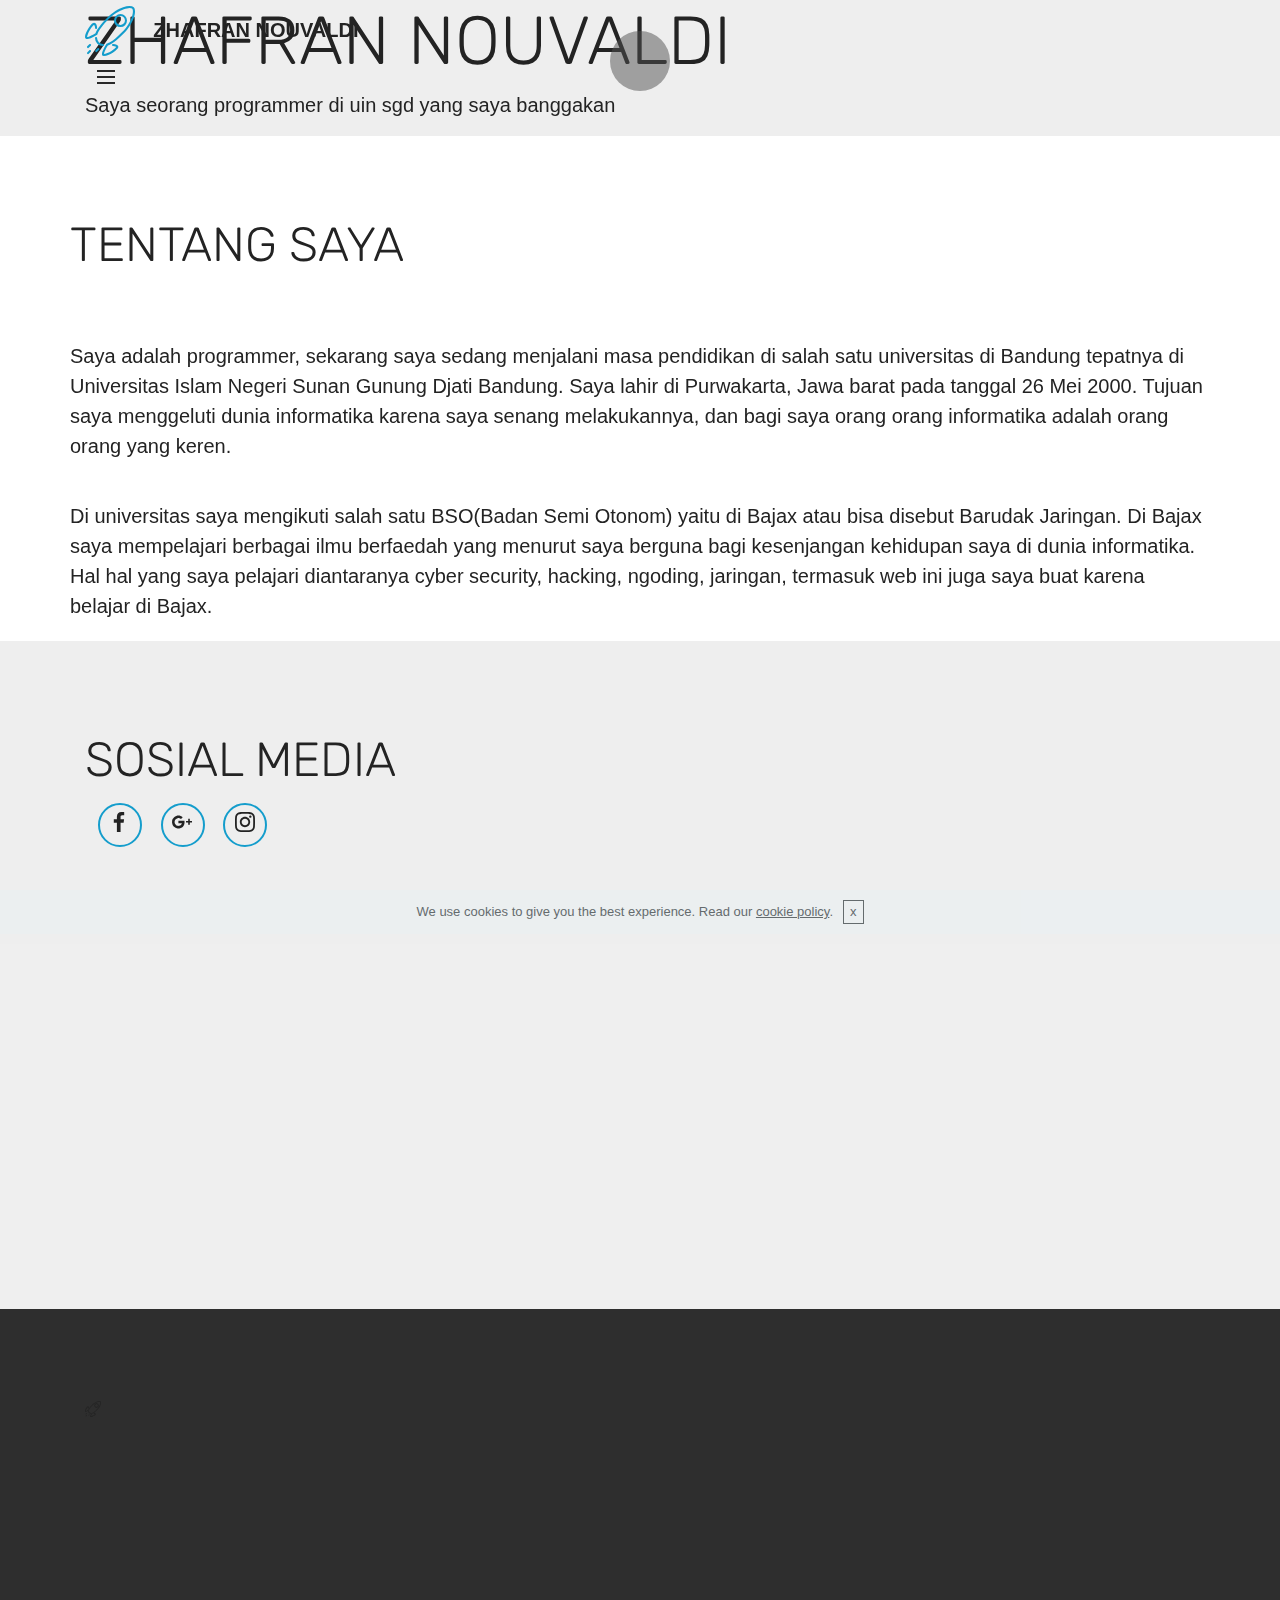
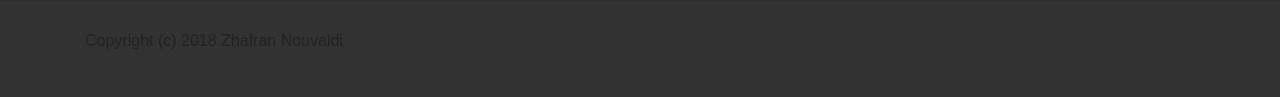
<file: index.html>
<!DOCTYPE html>
<html >
<head>
  <!-- Site made with Mobirise Website Builder v4.8.8, https://mobirise.com -->
  <meta charset="UTF-8">
  <meta http-equiv="X-UA-Compatible" content="IE=edge">
  <meta name="generator" content="Mobirise v4.8.8, mobirise.com">
  <meta name="viewport" content="width=device-width, initial-scale=1, minimum-scale=1">
  <link rel="shortcut icon" href="assets/images/mbr-favicon.png" type="image/x-icon">
  <meta name="description" content="">
  <title>Home</title>
  <link rel="stylesheet" href="assets/et-line-font-plugin/style.css">
  <link rel="stylesheet" href="https://fonts.googleapis.com/css?family=Montserrat:400,700">
  <link rel="stylesheet" href="https://fonts.googleapis.com/css?family=Raleway:100,100i,200,200i,300,300i,400,400i,500,500i,600,600i,700,700i,800,800i,900,900i">
  <link rel="stylesheet" href="assets/web/assets/mobirise-icons/mobirise-icons.css">
  <link rel="stylesheet" href="https://fonts.googleapis.com/css?family=Lora:400,700,400italic,700italic&subset=latin">
  <link rel="stylesheet" href="assets/tether/tether.min.css">
  <link rel="stylesheet" href="assets/soundcloud-plugin/style.css">
  <link rel="stylesheet" href="assets/bootstrap/css/bootstrap.min.css">
  <link rel="stylesheet" href="assets/gdpr-plugin/gdpr-styles.css">
  <link rel="stylesheet" href="assets/dropdown/css/style.css">
  <link rel="stylesheet" href="assets/animate.css/animate.min.css">
  <link rel="stylesheet" href="assets/socicon/css/styles.css">
  <link rel="stylesheet" href="assets/theme/css/style.css">
  <link rel="stylesheet" href="assets/mobirise/css/mbr-additional.css" type="text/css">
  
  
  
</head>
<body>
  <section id="menu-0" data-rv-view="28">

    <nav class="navbar navbar-dropdown transparent navbar-fixed-top bg-color">
        <div class="container">

            <div class="mbr-table">
                <div class="mbr-table-cell">

                    <div class="navbar-brand">
                        <a href="https://mobirise.com" class="mbri-rocket mbr-iconfont mbr-iconfont-menu navbar-logo"></a>
                        <a class="navbar-caption" href="#top">ZHAFRAN NOUVALDI</a>
                    </div>

                </div>
                <div class="mbr-table-cell">

                    <button class="navbar-toggler pull-xs-right hidden-md-up" type="button" data-toggle="collapse" data-target="#exCollapsingNavbar">
                        <div class="hamburger-icon"></div>
                    </button>

                    <ul class="nav-dropdown collapse pull-xs-right nav navbar-nav navbar-toggleable-sm" id="exCollapsingNavbar"><li class="nav-item"><a class="nav-link link" href="index.html#header3-2">TENTANG SAYA</a></li><li class="nav-item"><a class="nav-link link" href="index.html#social-buttons2-a">SOSIAL MEDIA</a></li><li class="nav-item"><a class="nav-link link" href="index.html#header3-e">SKILLS</a></li><li class="nav-item"><a class="nav-link link" href="https://mobirise.com/"></a></li></ul>
                    <button hidden="" class="navbar-toggler navbar-close" type="button" data-toggle="collapse" data-target="#exCollapsingNavbar">
                        <div class="close-icon"></div>
                    </button>

                </div>
            </div>

        </div>
    </nav>

</section>

<section class="engine"><a href="https://mobirise.info/s">bootstrap themes</a></section><section class="mbr-section mbr-section-hero mbr-section-full mbr-section-with-arrow mbr-parallax-background mbr-after-navbar" id="header1-1" data-rv-view="30" style="background-image: url(assets/images/img-131-2000x1333.jpg);">

    

    <div class="mbr-table-cell">

        <div class="container">
            <div class="row">
                <div class="mbr-section col-md-10 col-md-offset-1 text-xs-center">

                    <h1 class="mbr-section-title display-1">ZHAFRAN NOUVALDI</h1>
                    <p class="mbr-section-lead lead">Saya seorang programmer di uin sgd yang saya banggakan</p>
                    
                </div>
            </div>
        </div>
    </div>

    <div class="mbr-arrow mbr-arrow-floating" aria-hidden="true"><a href="#header3-2"><i class="mbr-arrow-icon"></i></a></div>

</section>

<section class="mbr-section mbr-section__container article" id="header3-2" data-rv-view="33" style="background-color: rgb(255, 255, 255); padding-top: 80px; padding-bottom: 40px;">
    <div class="container">
        <div class="row">
            <div class="col-xs-12">
                <h3 class="mbr-section-title display-2">TENTANG SAYA</h3>
                
            </div>
        </div>
    </div>
</section>

<section class="mbr-section article mbr-section__container" id="content1-3" data-rv-view="35" style="background-color: rgb(255, 255, 255); padding-top: 20px; padding-bottom: 20px;">

    <div class="container">
        <div class="row">
            <div class="col-xs-12 lead">Saya adalah programmer, sekarang saya sedang menjalani masa pendidikan di salah satu universitas di Bandung tepatnya di Universitas Islam Negeri Sunan Gunung Djati Bandung. Saya lahir di Purwakarta, Jawa barat pada tanggal 26 Mei 2000. Tujuan saya menggeluti dunia informatika karena saya senang melakukannya, dan bagi saya orang orang informatika adalah orang orang yang keren.</div>
        </div>
    </div>

</section>

<section class="mbr-section article mbr-section__container" id="content1-4" data-rv-view="37" style="background-color: rgb(255, 255, 255); padding-top: 20px; padding-bottom: 20px;">

    <div class="container">
        <div class="row">
            <div class="col-xs-12 lead"><p>Di universitas saya mengikuti salah satu BSO(Badan Semi Otonom) yaitu di Bajax atau bisa disebut Barudak Jaringan. Di Bajax saya mempelajari berbagai ilmu berfaedah yang menurut saya berguna bagi kesenjangan kehidupan saya di dunia informatika. Hal hal yang saya pelajari diantaranya cyber security, hacking, ngoding, jaringan, termasuk web ini juga saya buat karena belajar di Bajax.</p></div>
        </div>
    </div>

</section>

<section class="mbr-section mbr-section-md-padding mbr-parallax-background" id="social-buttons2-a" data-rv-view="39" style="background-image: url(assets/images/landscape3.jpg); padding-top: 90px; padding-bottom: 90px;">
    
    <div class="container">
        <div class="row">
            <div class="col-md-8 col-md-offset-2 text-xs-center">
                <h3 class="mbr-section-title display-2">SOSIAL MEDIA</h3>
                <div> <a class="btn btn-social" title="Facebook" target="_blank" href="https://www.facebook.com/zhafran.nouvaldi.1"><i class="socicon socicon-facebook"></i></a> <a class="btn btn-social" title="Google+" target="_blank" href="https://plus.google.com/u/1/114415545733103113643"><i class="socicon socicon-googleplus"></i></a>  <a class="btn btn-social" title="Instagram" target="_blank" href="https://instagram.com/zhafrannouvaldi"><i class="socicon socicon-instagram"></i></a>      </div>
            </div>
        </div>
    </div>
</section>

<section class="mbr-section mbr-section__container article" id="header3-e" data-rv-view="41" style="background-color: rgb(239, 239, 239); padding-top: 80px; padding-bottom: 0px;">
    <div class="container">
        <div class="row">
            <div class="col-xs-12">
                <h3 class="mbr-section-title display-2">SKILL</h3>
                
            </div>
        </div>
    </div>
</section>

<section class="mbr-cards mbr-section mbr-section-nopadding" id="features6-b" data-rv-view="43" style="background-color: rgb(239, 239, 239);">

    

    <div class="mbr-cards-row row">
        <div class="mbr-cards-col col-xs-12 col-lg-3" style="padding-top: 80px; padding-bottom: 80px;">
            <div class="container">
              <div class="card cart-block">
                  <div class="card-img"><a href="https://mobirise.com" class="mbri-code mbr-iconfont mbr-iconfont-features3"></a></div>
                  <div class="card-block">
                    <h4 class="card-title">C++</h4>
                    
                    
                    
                    </div>
                </div>
            </div>
        </div>
        <div class="mbr-cards-col col-xs-12 col-lg-3" style="padding-top: 80px; padding-bottom: 80px;">
            <div class="container">
                <div class="card cart-block">
                    <div class="card-img"><a href="https://mobirise.com" class="mbri-error mbr-iconfont mbr-iconfont-features3"></a></div>
                    <div class="card-block">
                        <h4 class="card-title">HTML</h4>
                        
                        
                        
                    </div>
                </div>
            </div>
        </div>
        <div class="mbr-cards-col col-xs-12 col-lg-3" style="padding-top: 80px; padding-bottom: 80px;">
            <div class="container">
                <div class="card cart-block">
                    <div class="card-img"><a href="https://mobirise.com" class="mbri-camera mbr-iconfont mbr-iconfont-features3"></a></div>
                    <div class="card-block">
                        <h4 class="card-title">PHOTOGRAPHER</h4>
                        
                        
                        
                    </div>
                </div>
            </div>
        </div>
        <div class="mbr-cards-col col-xs-12 col-lg-3" style="padding-top: 80px; padding-bottom: 80px;">
            <div class="container">
                <div class="card cart-block">
                    <div class="card-img"><a href="https://mobirise.com" class="mbri-rocket mbr-iconfont mbr-iconfont-features3"></a></div>
                    <div class="card-block">
                        <h4 class="card-title">GAMERS</h4>
                        
                        
                        
                    </div>
                </div>
            </div>
        </div>
        
        
    </div>
</section>

<section class="mbr-section mbr-section-md-padding mbr-footer footer1" id="contacts1-f" data-rv-view="46" style="background-color: rgb(46, 46, 46); padding-top: 90px; padding-bottom: 90px;">
    
    <div class="container">
        <div class="row">
            <div class="mbr-footer-content col-xs-12 col-md-3">
                <div><span class="mbri-rocket mbr-iconfont mbr-iconfont-contacts1"></span></div>
            </div>
            <div class="mbr-footer-content col-xs-12 col-md-3">
                <p><strong>Alamat</strong><br>Ds.Sukadami, rt/rw 008/003, Kec.Wanayasa, Kab.Purwakarta, Jawa Barat, Indonesia</p>
            </div>
            <div class="mbr-footer-content col-xs-12 col-md-3">
                <p><strong>Kontak</strong><br>
Email: zhafran858@gmail.com<br>
Phone: 0818-0536-8655<br><br></p>
            </div>
            <div class="mbr-footer-content col-xs-12 col-md-3">
                <p><strong>Links</strong><br>
<a class="text-primary" href="https://uinsgd.ac.id" target="_blank">UIN Bandung</a><br><a href="https://bajax.org" target="_blank">BAJAX</a><br></p>
            </div>

        </div>
    </div>
</section>

<footer class="mbr-small-footer mbr-section mbr-section-nopadding" id="footer1-g" data-rv-view="48" style="background-color: rgb(50, 50, 50); padding-top: 1.75rem; padding-bottom: 1.75rem;">
    
    <div class="container text-xs-center">
        <p>Copyright (c) 2018 Zhafran Nouvaldi</p>
    </div>
</footer>


  <script src="assets/web/assets/jquery/jquery.min.js"></script>
  <script src="assets/tether/tether.min.js"></script>
  <script src="assets/bootstrap/js/bootstrap.min.js"></script>
  <script src="assets/touch-swipe/jquery.touch-swipe.min.js"></script>
  <script src="assets/dropdown/js/script.min.js"></script>
  <script src="assets/smooth-scroll/smooth-scroll.js"></script>
  <script src="assets/viewport-checker/jquery.viewportchecker.js"></script>
  <script src="assets/jarallax/jarallax.js"></script>
  <script src="assets/cookies-alert-plugin/cookies-alert-core.js"></script>
  <script src="assets/cookies-alert-plugin/cookies-alert-script.js"></script>
  <script src="assets/theme/js/script.js"></script>
  
  
  <input name="animation" type="hidden">
  <input name="cookieData" type="hidden" data-cookie-text="We use cookies to give you the best experience. Read our <a href='privacy.html'>cookie policy</a>.">
  </body>
</html>
</file>
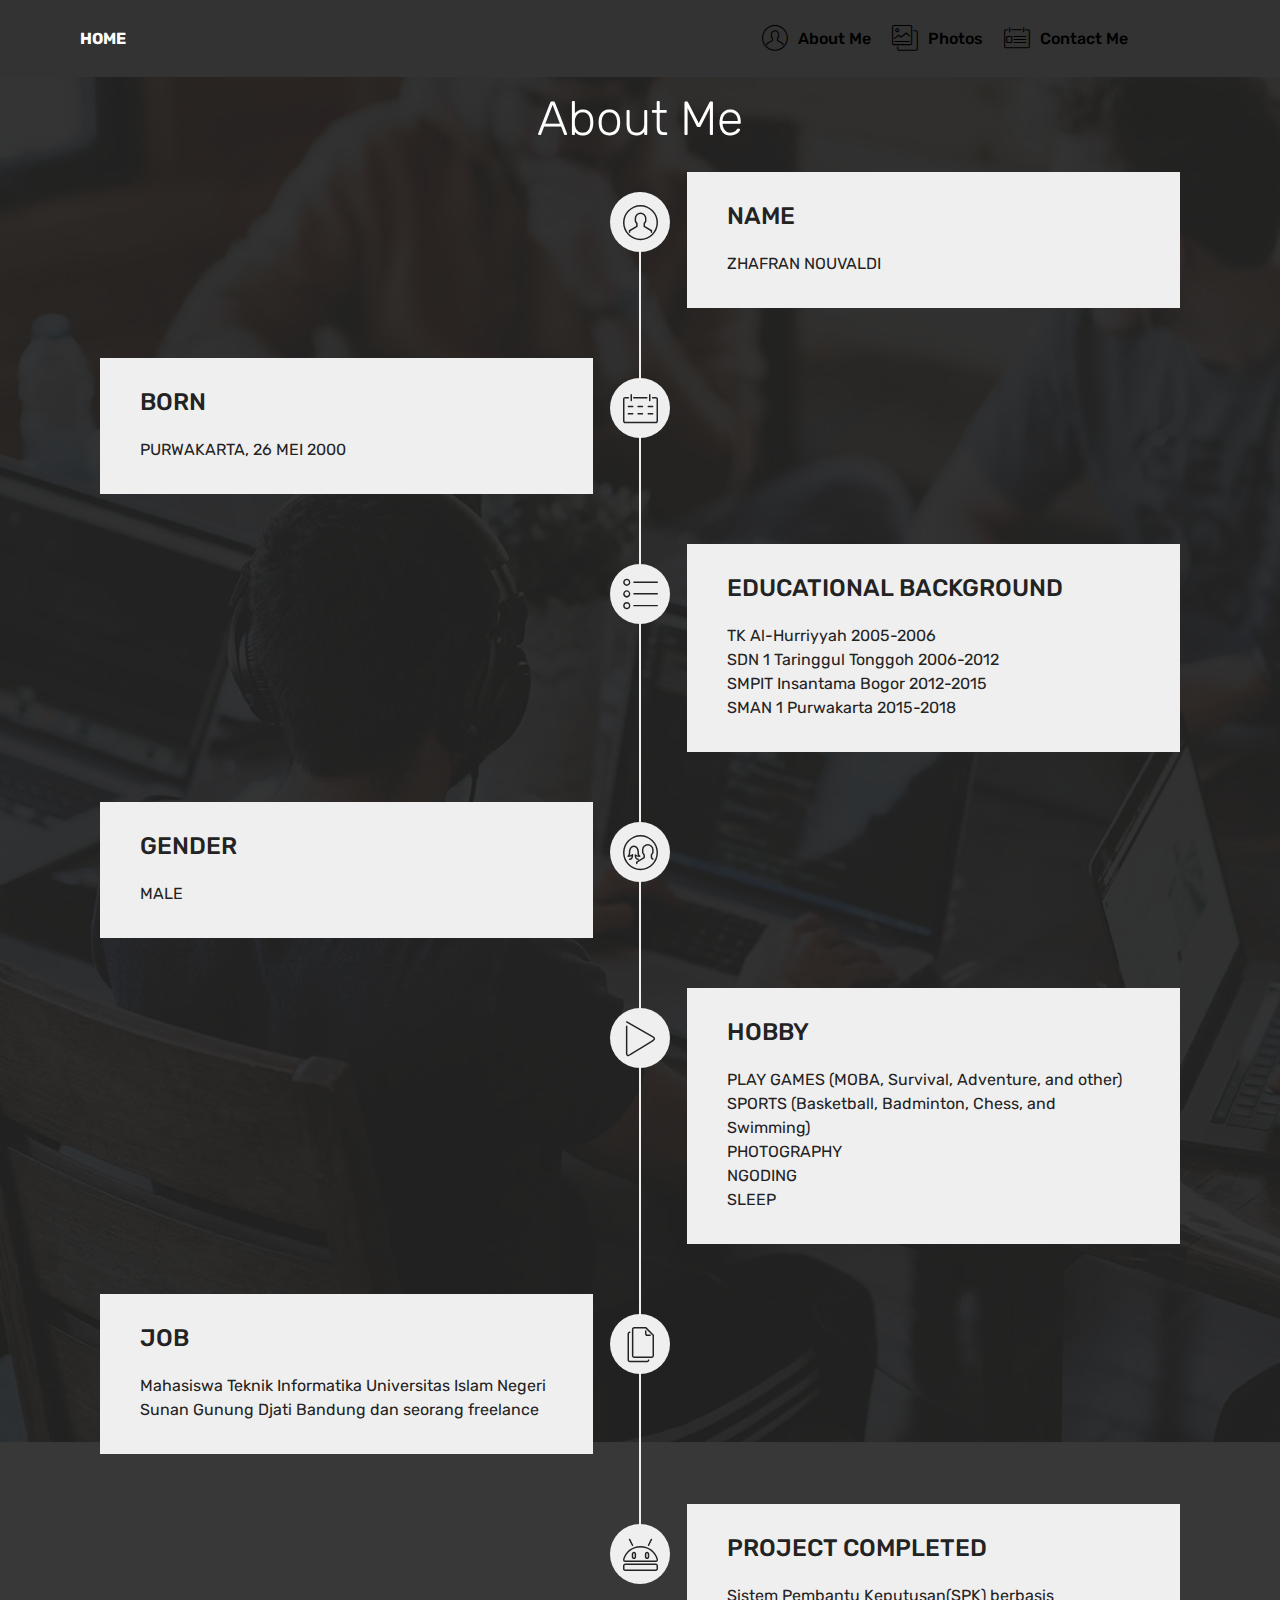
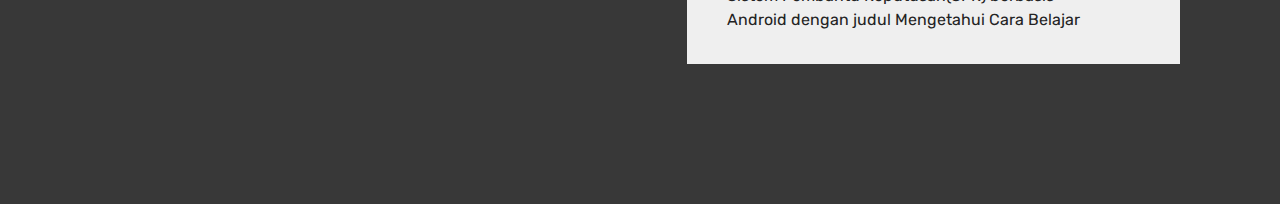
<file: page1.html>
<!DOCTYPE html>
<html >
<head>
  <!-- Site made with Mobirise Website Builder v4.9.4, https://mobirise.com -->
  <meta charset="UTF-8">
  <meta http-equiv="X-UA-Compatible" content="IE=edge">
  <meta name="generator" content="Mobirise v4.9.4, mobirise.com">
  <meta name="viewport" content="width=device-width, initial-scale=1, minimum-scale=1">
  <link rel="shortcut icon" href="assets/images/logo2.png" type="image/x-icon">
  <meta name="description" content="Website Maker Description">
  <title>About Us</title>
  <link rel="stylesheet" href="assets/web/assets/mobirise-icons/mobirise-icons.css">
  <link rel="stylesheet" href="assets/tether/tether.min.css">
  <link rel="stylesheet" href="assets/bootstrap/css/bootstrap.min.css">
  <link rel="stylesheet" href="assets/bootstrap/css/bootstrap-grid.min.css">
  <link rel="stylesheet" href="assets/bootstrap/css/bootstrap-reboot.min.css">
  <link rel="stylesheet" href="assets/soundcloud-plugin/style.css">
  <link rel="stylesheet" href="assets/dropdown/css/style.css">
  <link rel="stylesheet" href="assets/theme/css/style.css">
  <link rel="stylesheet" href="assets/mobirise/css/mbr-additional.css" type="text/css">
  
  
  
</head>
<body>
  <section class="menu cid-rnGJpmBKMW" once="menu" id="menu1-c">

    

    <nav class="navbar navbar-expand beta-menu navbar-dropdown align-items-center navbar-fixed-top navbar-toggleable-sm">
        <button class="navbar-toggler navbar-toggler-right" type="button" data-toggle="collapse" data-target="#navbarSupportedContent" aria-controls="navbarSupportedContent" aria-expanded="false" aria-label="Toggle navigation">
            <div class="hamburger">
                <span></span>
                <span></span>
                <span></span>
                <span></span>
            </div>
        </button>
        <div class="menu-logo">
            <div class="navbar-brand">
                
                <span class="navbar-caption-wrap"><a class="navbar-caption text-white display-4" href="index.html">HOME</a></span>
            </div>
        </div>
        <div class="collapse navbar-collapse" id="navbarSupportedContent">
            <ul class="navbar-nav nav-dropdown nav-right" data-app-modern-menu="true"><li class="nav-item">
                    <a class="nav-link link text-black display-4" href="page1.html"><span class="mbri-user mbr-iconfont mbr-iconfont-btn"></span>
                        
                        About Me</a>
                </li><li class="nav-item"><a class="nav-link link text-black display-4" href="page2.html"><span class="mbri-photos mbr-iconfont mbr-iconfont-btn"></span>
                        Photos</a></li><li class="nav-item"><a class="nav-link link text-black display-4" href="index.html#social-buttons2-e"><span class="mbri-contact-form mbr-iconfont mbr-iconfont-btn"></span>
                        Contact Me &nbsp; &nbsp;&nbsp;</a></li><li class="nav-item"><a class="nav-link link text-black display-4" href="https://mobirise.co">
                        </a></li><li class="nav-item"><a class="nav-link link text-black display-4" href="https://mobirise.co">
                        </a></li></ul>
            
        </div>
    </nav>
</section>

<section class="engine"><a href="https://mobirise.info/v">free html templates</a></section><section class="timeline2 cid-rnTFubZKCP mbr-parallax-background" id="timeline2-d">

    

    <div class="mbr-overlay" style="opacity: 0.9; background-color: rgb(35, 35, 35);">
    </div>

    <div class="container align-center">
        <h2 class="mbr-section-title pb-3 mbr-fonts-style display-2">
            About Me</h2>
        

        <div class="container timelines-container" mbri-timelines="">
            <div class="row timeline-element reverse separline">      
                <span class="iconsBackground">
                    <span class="mbr-iconfont mbri-user"></span>
                </span>          
                <div class="col-xs-12 col-md-6 align-left">
                    <div class="timeline-text-content">
                        <h4 class="mbr-timeline-title pb-3 mbr-fonts-style display-5">
                            NAME</h4>
                        <p class="mbr-timeline-text mbr-fonts-style display-7">
                            ZHAFRAN NOUVALDI</p>
                     </div>
                </div>
            </div>

            <div class="row timeline-element  separline">
                <span class="iconsBackground">
                    <span class="mbr-iconfont mbri-calendar"></span>
                </span>
                <div class="col-xs-12 col-md-6 align-left ">
                    <div class="timeline-text-content">
                        <h4 class="mbr-timeline-title pb-3 mbr-fonts-style display-5">
                            BORN</h4>
                        <p class="mbr-timeline-text mbr-fonts-style display-7">PURWAKARTA, 26 MEI 2000</p>
                    </div>
                </div>
            </div> 

            <div class="row timeline-element reverse separline">
                <span class="iconsBackground">
                    <span class="mbr-iconfont mbri-bulleted-list"></span>
                </span>
                <div class="col-xs-12 col-md-6 align-left">
                    <div class="timeline-text-content">
                        <h4 class="mbr-timeline-title pb-3 mbr-fonts-style display-5">
                            EDUCATIONAL BACKGROUND</h4>      
                        <p class="mbr-timeline-text mbr-fonts-style display-7">TK Al-Hurriyyah 2005-2006<br>SDN 1 Taringgul Tonggoh 2006-2012<br>SMPIT Insantama Bogor 2012-2015<br>SMAN 1 Purwakarta 2015-2018<br></p>
                    </div>
                </div>
            </div>

            <div class="row timeline-element  separline">
                <span class="iconsBackground">
                    <span class="mbr-iconfont mbri-users"></span>
                </span>
                <div class="col-xs-12 col-md-6 align-left ">
                    <div class="timeline-text-content">
                        <h4 class="mbr-timeline-title pb-3 mbr-fonts-style display-5">GENDER</h4>
                        <p class="mbr-timeline-text mbr-fonts-style display-7">MALE</p>
                    </div>
                </div>
            </div>

            <div class="row timeline-element reverse separline">
                <span class="iconsBackground">
                    <span class="mbr-iconfont mbri-play"></span>
                </span>
                <div class="col-xs-12 col-md-6 align-left">
                    <div class="timeline-text-content">
                        <h4 class="mbr-timeline-title pb-3 mbr-fonts-style display-5">
                            HOBBY</h4>
                        <p class="mbr-timeline-text mbr-fonts-style display-7">PLAY GAMES (MOBA, Survival, Adventure, and other)<br>SPORTS (Basketball, Badminton, Chess, and Swimming)<br>PHOTOGRAPHY<br>NGODING<br>SLEEP<br></p>
                    </div>
                </div>
            </div>

            <div class="row timeline-element separline">
                <span class="iconsBackground">
                    <span class="mbr-iconfont mbri-pages"></span>
                </span>
                <div class="col-xs-12 col-md-6 align-left ">
                    <div class="timeline-text-content">
                        <h4 class="mbr-timeline-title pb-3 mbr-fonts-style display-5">JOB</h4>
                        <p class="mbr-timeline-text mbr-fonts-style display-7">Mahasiswa Teknik Informatika Universitas Islam Negeri Sunan Gunung Djati Bandung dan seorang freelance<br></p>
                    </div>
                </div>
            </div>

            <div class="row timeline-element reverse">
                <span class="iconsBackground">
                    <span class="mbr-iconfont mbri-android"></span>
                </span>
                <div class="col-xs-12 col-md-6 align-left">
                    <div class="timeline-text-content">
                        <h4 class="mbr-timeline-title pb-3 mbr-fonts-style display-5">
                            PROJECT COMPLETED</h4>
                        <p class="mbr-timeline-text mbr-fonts-style display-7">
                            Sistem Pembantu Keputusan(SPK) berbasis Android&nbsp;dengan judul Mengetahui Cara Belajar</p>
                    </div>
                </div>
            </div>

            

            

            

            

            
        </div>
    </div>
</section>


  <script src="assets/web/assets/jquery/jquery.min.js"></script>
  <script src="assets/popper/popper.min.js"></script>
  <script src="assets/tether/tether.min.js"></script>
  <script src="assets/bootstrap/js/bootstrap.min.js"></script>
  <script src="assets/dropdown/js/script.min.js"></script>
  <script src="assets/touchswipe/jquery.touch-swipe.min.js"></script>
  <script src="assets/parallax/jarallax.min.js"></script>
  <script src="assets/smoothscroll/smooth-scroll.js"></script>
  <script src="assets/theme/js/script.js"></script>
  
  
</body>
</html>
</file>
<file: assets/et-line-font-plugin/style.css>
@font-face {
	font-family: 'et-line';
	src:url('fonts/et-line.eot');
	src:url('fonts/et-line.eot?#iefix') format('embedded-opentype'),
		url('fonts/et-line.woff') format('woff'),
		url('fonts/et-line.ttf') format('truetype'),
		url('fonts/et-line.svg#et-line') format('svg');
	font-weight: normal;
	font-style: normal;
}

/* Use the following CSS code if you want to use data attributes for inserting your icons */
.etl-icon, [data-icon]:before {
	font-family: 'et-line';
	content: attr(data-icon);
	speak: none;
	font-weight: normal;
	font-variant: normal;
	text-transform: none;
	line-height: 1;
	-webkit-font-smoothing: antialiased;
	-moz-osx-font-smoothing: grayscale;
	display:inline-block;
}

/* Use the following CSS code if you want to have a class per icon */
/*
Instead of a list of all class selectors,
you can use the generic selector below, but it's slower:
[class*="icon-"] {
*/
.icon-mobile, .icon-laptop, .icon-desktop, .icon-tablet, .icon-phone, .icon-document, .icon-documents, .icon-search, .icon-clipboard, .icon-newspaper, .icon-notebook, .icon-book-open, .icon-browser, .icon-calendar, .icon-presentation, .icon-picture, .icon-pictures, .icon-video, .icon-camera, .icon-printer, .icon-toolbox, .icon-briefcase, .icon-wallet, .icon-gift, .icon-bargraph, .icon-grid, .icon-expand, .icon-focus, .icon-edit, .icon-adjustments, .icon-ribbon, .icon-hourglass, .icon-lock, .icon-megaphone, .icon-shield, .icon-trophy, .icon-flag, .icon-map, .icon-puzzle, .icon-basket, .icon-envelope, .icon-streetsign, .icon-telescope, .icon-gears, .icon-key, .icon-paperclip, .icon-attachment, .icon-pricetags, .icon-lightbulb, .icon-layers, .icon-pencil, .icon-tools, .icon-tools-2, .icon-scissors, .icon-paintbrush, .icon-magnifying-glass, .icon-circle-compass, .icon-linegraph, .icon-mic, .icon-strategy, .icon-beaker, .icon-caution, .icon-recycle, .icon-anchor, .icon-profile-male, .icon-profile-female, .icon-bike, .icon-wine, .icon-hotairballoon, .icon-globe, .icon-genius, .icon-map-pin, .icon-dial, .icon-chat, .icon-heart, .icon-cloud, .icon-upload, .icon-download, .icon-target, .icon-hazardous, .icon-piechart, .icon-speedometer, .icon-global, .icon-compass, .icon-lifesaver, .icon-clock, .icon-aperture, .icon-quote, .icon-scope, .icon-alarmclock, .icon-refresh, .icon-happy, .icon-sad, .icon-facebook, .icon-twitter, .icon-googleplus, .icon-rss, .icon-tumblr, .icon-linkedin, .icon-dribbble {
	font-family: 'et-line';
	speak: none;
	font-style: normal;
	font-weight: normal;
	font-variant: normal;
	text-transform: none;
	line-height: 1;
	-webkit-font-smoothing: antialiased;
	-moz-osx-font-smoothing: grayscale;
	display:inline-block;
}
.icon-mobile:before {
	content: "\e000";
}
.icon-laptop:before {
	content: "\e001";
}
.icon-desktop:before {
	content: "\e002";
}
.icon-tablet:before {
	content: "\e003";
}
.icon-phone:before {
	content: "\e004";
}
.icon-document:before {
	content: "\e005";
}
.icon-documents:before {
	content: "\e006";
}
.icon-search:before {
	content: "\e007";
}
.icon-clipboard:before {
	content: "\e008";
}
.icon-newspaper:before {
	content: "\e009";
}
.icon-notebook:before {
	content: "\e00a";
}
.icon-book-open:before {
	content: "\e00b";
}
.icon-browser:before {
	content: "\e00c";
}
.icon-calendar:before {
	content: "\e00d";
}
.icon-presentation:before {
	content: "\e00e";
}
.icon-picture:before {
	content: "\e00f";
}
.icon-pictures:before {
	content: "\e010";
}
.icon-video:before {
	content: "\e011";
}
.icon-camera:before {
	content: "\e012";
}
.icon-printer:before {
	content: "\e013";
}
.icon-toolbox:before {
	content: "\e014";
}
.icon-briefcase:before {
	content: "\e015";
}
.icon-wallet:before {
	content: "\e016";
}
.icon-gift:before {
	content: "\e017";
}
.icon-bargraph:before {
	content: "\e018";
}
.icon-grid:before {
	content: "\e019";
}
.icon-expand:before {
	content: "\e01a";
}
.icon-focus:before {
	content: "\e01b";
}
.icon-edit:before {
	content: "\e01c";
}
.icon-adjustments:before {
	content: "\e01d";
}
.icon-ribbon:before {
	content: "\e01e";
}
.icon-hourglass:before {
	content: "\e01f";
}
.icon-lock:before {
	content: "\e020";
}
.icon-megaphone:before {
	content: "\e021";
}
.icon-shield:before {
	content: "\e022";
}
.icon-trophy:before {
	content: "\e023";
}
.icon-flag:before {
	content: "\e024";
}
.icon-map:before {
	content: "\e025";
}
.icon-puzzle:before {
	content: "\e026";
}
.icon-basket:before {
	content: "\e027";
}
.icon-envelope:before {
	content: "\e028";
}
.icon-streetsign:before {
	content: "\e029";
}
.icon-telescope:before {
	content: "\e02a";
}
.icon-gears:before {
	content: "\e02b";
}
.icon-key:before {
	content: "\e02c";
}
.icon-paperclip:before {
	content: "\e02d";
}
.icon-attachment:before {
	content: "\e02e";
}
.icon-pricetags:before {
	content: "\e02f";
}
.icon-lightbulb:before {
	content: "\e030";
}
.icon-layers:before {
	content: "\e031";
}
.icon-pencil:before {
	content: "\e032";
}
.icon-tools:before {
	content: "\e033";
}
.icon-tools-2:before {
	content: "\e034";
}
.icon-scissors:before {
	content: "\e035";
}
.icon-paintbrush:before {
	content: "\e036";
}
.icon-magnifying-glass:before {
	content: "\e037";
}
.icon-circle-compass:before {
	content: "\e038";
}
.icon-linegraph:before {
	content: "\e039";
}
.icon-mic:before {
	content: "\e03a";
}
.icon-strategy:before {
	content: "\e03b";
}
.icon-beaker:before {
	content: "\e03c";
}
.icon-caution:before {
	content: "\e03d";
}
.icon-recycle:before {
	content: "\e03e";
}
.icon-anchor:before {
	content: "\e03f";
}
.icon-profile-male:before {
	content: "\e040";
}
.icon-profile-female:before {
	content: "\e041";
}
.icon-bike:before {
	content: "\e042";
}
.icon-wine:before {
	content: "\e043";
}
.icon-hotairballoon:before {
	content: "\e044";
}
.icon-globe:before {
	content: "\e045";
}
.icon-genius:before {
	content: "\e046";
}
.icon-map-pin:before {
	content: "\e047";
}
.icon-dial:before {
	content: "\e048";
}
.icon-chat:before {
	content: "\e049";
}
.icon-heart:before {
	content: "\e04a";
}
.icon-cloud:before {
	content: "\e04b";
}
.icon-upload:before {
	content: "\e04c";
}
.icon-download:before {
	content: "\e04d";
}
.icon-target:before {
	content: "\e04e";
}
.icon-hazardous:before {
	content: "\e04f";
}
.icon-piechart:before {
	content: "\e050";
}
.icon-speedometer:before {
	content: "\e051";
}
.icon-global:before {
	content: "\e052";
}
.icon-compass:before {
	content: "\e053";
}
.icon-lifesaver:before {
	content: "\e054";
}
.icon-clock:before {
	content: "\e055";
}
.icon-aperture:before {
	content: "\e056";
}
.icon-quote:before {
	content: "\e057";
}
.icon-scope:before {
	content: "\e058";
}
.icon-alarmclock:before {
	content: "\e059";
}
.icon-refresh:before {
	content: "\e05a";
}
.icon-happy:before {
	content: "\e05b";
}
.icon-sad:before {
	content: "\e05c";
}
.icon-facebook:before {
	content: "\e05d";
}
.icon-twitter:before {
	content: "\e05e";
}
.icon-googleplus:before {
	content: "\e05f";
}
.icon-rss:before {
	content: "\e060";
}
.icon-tumblr:before {
	content: "\e061";
}
.icon-linkedin:before {
	content: "\e062";
}
.icon-dribbble:before {
	content: "\e063";
}
</file>
<file: assets/web/assets/mobirise-icons/mobirise-icons.css>
@font-face {
  font-family: 'MobiriseIcons';
  src:  url('mobirise-icons.eot?spat4u');
  src:  url('mobirise-icons.eot?spat4u#iefix') format('embedded-opentype'),
    url('mobirise-icons.ttf?spat4u') format('truetype'),
    url('mobirise-icons.woff?spat4u') format('woff'),
    url('mobirise-icons.svg?spat4u#MobiriseIcons') format('svg');
  font-weight: normal;
  font-style: normal;
}

[class^="mbri-"], [class*=" mbri-"] {
  /* use !important to prevent issues with browser extensions that change fonts */
  font-family: MobiriseIcons !important;
  speak: none;
  font-style: normal;
  font-weight: normal;
  font-variant: normal;
  text-transform: none;
  line-height: 1;

  /* Better Font Rendering =========== */
  -webkit-font-smoothing: antialiased;
  -moz-osx-font-smoothing: grayscale;
}

.mbri-add-submenu:before {
  content: "\e900";
}
.mbri-alert:before {
  content: "\e901";
}
.mbri-align-center:before {
  content: "\e902";
}
.mbri-align-justify:before {
  content: "\e903";
}
.mbri-align-left:before {
  content: "\e904";
}
.mbri-align-right:before {
  content: "\e905";
}
.mbri-android:before {
  content: "\e906";
}
.mbri-apple:before {
  content: "\e907";
}
.mbri-arrow-down:before {
  content: "\e908";
}
.mbri-arrow-next:before {
  content: "\e909";
}
.mbri-arrow-prev:before {
  content: "\e90a";
}
.mbri-arrow-up:before {
  content: "\e90b";
}
.mbri-bold:before {
  content: "\e90c";
}
.mbri-bookmark:before {
  content: "\e90d";
}
.mbri-bootstrap:before {
  content: "\e90e";
}
.mbri-briefcase:before {
  content: "\e90f";
}
.mbri-browse:before {
  content: "\e910";
}
.mbri-bulleted-list:before {
  content: "\e911";
}
.mbri-calendar:before {
  content: "\e912";
}
.mbri-camera:before {
  content: "\e913";
}
.mbri-cart-add:before {
  content: "\e914";
}
.mbri-cart-full:before {
  content: "\e915";
}
.mbri-cash:before {
  content: "\e916";
}
.mbri-change-style:before {
  content: "\e917";
}
.mbri-chat:before {
  content: "\e918";
}
.mbri-clock:before {
  content: "\e919";
}
.mbri-close:before {
  content: "\e91a";
}
.mbri-cloud:before {
  content: "\e91b";
}
.mbri-code:before {
  content: "\e91c";
}
.mbri-contact-form:before {
  content: "\e91d";
}
.mbri-credit-card:before {
  content: "\e91e";
}
.mbri-cursor-click:before {
  content: "\e91f";
}
.mbri-cust-feedback:before {
  content: "\e920";
}
.mbri-database:before {
  content: "\e921";
}
.mbri-delivery:before {
  content: "\e922";
}
.mbri-desktop:before {
  content: "\e923";
}
.mbri-devices:before {
  content: "\e924";
}
.mbri-down:before {
  content: "\e925";
}
.mbri-download:before {
  content: "\e989";
}
.mbri-drag-n-drop:before {
  content: "\e927";
}
.mbri-drag-n-drop2:before {
  content: "\e928";
}
.mbri-edit:before {
  content: "\e929";
}
.mbri-edit2:before {
  content: "\e92a";
}
.mbri-error:before {
  content: "\e92b";
}
.mbri-extension:before {
  content: "\e92c";
}
.mbri-features:before {
  content: "\e92d";
}
.mbri-file:before {
  content: "\e92e";
}
.mbri-flag:before {
  content: "\e92f";
}
.mbri-folder:before {
  content: "\e930";
}
.mbri-gift:before {
  content: "\e931";
}
.mbri-github:before {
  content: "\e932";
}
.mbri-globe:before {
  content: "\e933";
}
.mbri-globe-2:before {
  content: "\e934";
}
.mbri-growing-chart:before {
  content: "\e935";
}
.mbri-hearth:before {
  content: "\e936";
}
.mbri-help:before {
  content: "\e937";
}
.mbri-home:before {
  content: "\e938";
}
.mbri-hot-cup:before {
  content: "\e939";
}
.mbri-idea:before {
  content: "\e93a";
}
.mbri-image-gallery:before {
  content: "\e93b";
}
.mbri-image-slider:before {
  content: "\e93c";
}
.mbri-info:before {
  content: "\e93d";
}
.mbri-italic:before {
  content: "\e93e";
}
.mbri-key:before {
  content: "\e93f";
}
.mbri-laptop:before {
  content: "\e940";
}
.mbri-layers:before {
  content: "\e941";
}
.mbri-left-right:before {
  content: "\e942";
}
.mbri-left:before {
  content: "\e943";
}
.mbri-letter:before {
  content: "\e944";
}
.mbri-like:before {
  content: "\e945";
}
.mbri-link:before {
  content: "\e946";
}
.mbri-lock:before {
  content: "\e947";
}
.mbri-login:before {
  content: "\e948";
}
.mbri-logout:before {
  content: "\e949";
}
.mbri-magic-stick:before {
  content: "\e94a";
}
.mbri-map-pin:before {
  content: "\e94b";
}
.mbri-menu:before {
  content: "\e94c";
}
.mbri-mobile:before {
  content: "\e94d";
}
.mbri-mobile2:before {
  content: "\e94e";
}
.mbri-mobirise:before {
  content: "\e94f";
}
.mbri-more-horizontal:before {
  content: "\e950";
}
.mbri-more-vertical:before {
  content: "\e951";
}
.mbri-music:before {
  content: "\e952";
}
.mbri-new-file:before {
  content: "\e953";
}
.mbri-numbered-list:before {
  content: "\e954";
}
.mbri-opened-folder:before {
  content: "\e955";
}
.mbri-pages:before {
  content: "\e956";
}
.mbri-paper-plane:before {
  content: "\e957";
}
.mbri-paperclip:before {
  content: "\e958";
}
.mbri-photo:before {
  content: "\e959";
}
.mbri-photos:before {
  content: "\e95a";
}
.mbri-pin:before {
  content: "\e95b";
}
.mbri-play:before {
  content: "\e95c";
}
.mbri-plus:before {
  content: "\e95d";
}
.mbri-preview:before {
  content: "\e95e";
}
.mbri-print:before {
  content: "\e95f";
}
.mbri-protect:before {
  content: "\e960";
}
.mbri-question:before {
  content: "\e961";
}
.mbri-quote-left:before {
  content: "\e962";
}
.mbri-quote-right:before {
  content: "\e963";
}
.mbri-refresh:before {
  content: "\e964";
}
.mbri-responsive:before {
  content: "\e965";
}
.mbri-right:before {
  content: "\e966";
}
.mbri-rocket:before {
  content: "\e967";
}
.mbri-sad-face:before {
  content: "\e968";
}
.mbri-sale:before {
  content: "\e969";
}
.mbri-save:before {
  content: "\e96a";
}
.mbri-search:before {
  content: "\e96b";
}
.mbri-setting:before {
  content: "\e96c";
}
.mbri-setting2:before {
  content: "\e96d";
}
.mbri-setting3:before {
  content: "\e96e";
}
.mbri-share:before {
  content: "\e96f";
}
.mbri-shopping-bag:before {
  content: "\e970";
}
.mbri-shopping-basket:before {
  content: "\e971";
}
.mbri-shopping-cart:before {
  content: "\e972";
}
.mbri-sites:before {
  content: "\e973";
}
.mbri-smile-face:before {
  content: "\e974";
}
.mbri-speed:before {
  content: "\e975";
}
.mbri-star:before {
  content: "\e976";
}
.mbri-success:before {
  content: "\e977";
}
.mbri-sun:before {
  content: "\e978";
}
.mbri-sun2:before {
  content: "\e979";
}
.mbri-tablet:before {
  content: "\e97a";
}
.mbri-tablet-vertical:before {
  content: "\e97b";
}
.mbri-target:before {
  content: "\e97c";
}
.mbri-timer:before {
  content: "\e97d";
}
.mbri-to-ftp:before {
  content: "\e97e";
}
.mbri-to-local-drive:before {
  content: "\e97f";
}
.mbri-touch-swipe:before {
  content: "\e980";
}
.mbri-touch:before {
  content: "\e981";
}
.mbri-trash:before {
  content: "\e982";
}
.mbri-underline:before {
  content: "\e983";
}
.mbri-unlink:before {
  content: "\e984";
}
.mbri-unlock:before {
  content: "\e985";
}
.mbri-up-down:before {
  content: "\e986";
}
.mbri-up:before {
  content: "\e987";
}
.mbri-update:before {
  content: "\e988";
}
.mbri-upload:before {
 content: "\e926"; 
}
.mbri-user:before {
  content: "\e98a";
}
.mbri-user2:before {
  content: "\e98b";
}
.mbri-users:before {
  content: "\e98c";
}
.mbri-video:before {
  content: "\e98d";
}
.mbri-video-play:before {
  content: "\e98e";
}
.mbri-watch:before {
  content: "\e98f";
}
.mbri-website-theme:before {
  content: "\e990";
}
.mbri-wifi:before {
  content: "\e991";
}
.mbri-windows:before {
  content: "\e992";
}
.mbri-zoom-out:before {
  content: "\e993";
}
.mbri-redo:before {
  content: "\e994";
}
.mbri-undo:before {
  content: "\e995";
}
</file>
<file: assets/soundcloud-plugin/style.css>
.addons-container {
  position: relative;
  margin-left: auto;
  margin-right: auto;
  padding-right: 15px;
  padding-left: 15px; }
  @media (min-width: 576px) {
    .addons-container {
      padding-right: 15px;
      padding-left: 15px; } }
  @media (min-width: 768px) {
    .addons-container {
      padding-right: 15px;
      padding-left: 15px; } }
  @media (min-width: 992px) {
    .addons-container {
      padding-right: 15px;
      padding-left: 15px; } }
  @media (min-width: 1200px) {
    .addons-container {
      padding-right: 15px;
      padding-left: 15px; } }
  @media (min-width: 576px) {
    .addons-container {
      width: 540px;
      max-width: 100%; } }
  @media (min-width: 768px) {
    .addons-container {
      width: 720px;
      max-width: 100%; } }
  @media (min-width: 992px) {
    .addons-container {
      width: 960px;
      max-width: 100%; } }
  @media (min-width: 1200px) {
    .addons-container {
      width: 1140px;
      max-width: 100%; } }

.addons-container-inner{
    position: relative;
    width: 100%;
    min-height: 1px;
    padding-right: 15px;
    padding-left: 15px;
}
@media (min-width: 567px) {
    .addons-container-inner{
        -ms-flex: 0 0 66.666667%;
        flex: 0 0 66.666667%;
        max-width: 66.666667%;
    }
}
.addons-row{
    display: flex;
    justify-content:center;
}
</file>
<file: assets/gdpr-plugin/gdpr-styles.css>
.gdpr-block {
    padding: 10px 0;
    font-size: 14px;
    display: block;
    text-align: center;
}
.gdpr-block.covert {
	display: none;
}
.gdpr-block label input {
    width: 15px;
    margin-right: 10px;
    vertical-align: middle;
}
.gdpr-block label {
    color: #a7a7a7;
    vertical-align: middle;
    user-select: none;
    margin-bottom: 0;
    display: inline;
}
</file>
<file: assets/dropdown/css/style.css>
.navbar-dropdown {
  left: 0;
  padding: 0;
  position: absolute;
  right: 0;
  top: 0;
  transition: all 0.45s ease;
  z-index: 1030;
  background: #282828; }
  .navbar-dropdown .navbar-logo {
    margin-right: 0.8rem;
    transition: margin 0.3s ease-in-out;
    vertical-align: middle; }
    .navbar-dropdown .navbar-logo img {
      height: 3.125rem;
      transition: all 0.3s ease-in-out; }
    .navbar-dropdown .navbar-logo.mbr-iconfont {
      font-size: 3.125rem;
      line-height: 3.125rem; }
  .navbar-dropdown .navbar-caption {
    font-weight: 700;
    white-space: normal;
    vertical-align: -4px;
    line-height: 3.125rem !important; }
    .navbar-dropdown .navbar-caption, .navbar-dropdown .navbar-caption:hover {
      color: inherit;
      text-decoration: none; }
  .navbar-dropdown .mbr-iconfont + .navbar-caption {
    vertical-align: -1px; }
  .navbar-dropdown.navbar-fixed-top {
    position: fixed; }
  .navbar-dropdown .navbar-brand span {
    vertical-align: -4px; }
  .navbar-dropdown.bg-color.transparent {
    background: none; }
  .navbar-dropdown.navbar-short .navbar-brand {
    padding: 0.625rem 0; }
    .navbar-dropdown.navbar-short .navbar-brand span {
      vertical-align: -1px; }
  .navbar-dropdown.navbar-short .navbar-caption {
    line-height: 2.375rem !important;
    vertical-align: -2px; }
  .navbar-dropdown.navbar-short .navbar-logo {
    margin-right: 0.5rem; }
    .navbar-dropdown.navbar-short .navbar-logo img {
      height: 2.375rem; }
    .navbar-dropdown.navbar-short .navbar-logo.mbr-iconfont {
      font-size: 2.375rem;
      line-height: 2.375rem; }
  .navbar-dropdown.navbar-short .mbr-table-cell {
    height: 3.625rem; }
  .navbar-dropdown .navbar-close {
    left: 0.6875rem;
    position: fixed;
    top: 0.75rem;
    z-index: 1000; }
  .navbar-dropdown .hamburger-icon {
    content: "";
    display: inline-block;
    vertical-align: middle;
    width: 16px;
    -webkit-box-shadow: 0 -6px 0 1px #282828,0 0 0 1px #282828,0 6px 0 1px #282828;
    -moz-box-shadow: 0 -6px 0 1px #282828,0 0 0 1px #282828,0 6px 0 1px #282828;
    box-shadow: 0 -6px 0 1px #282828,0 0 0 1px #282828,0 6px 0 1px #282828; }

.dropdown-menu .dropdown-toggle[data-toggle="dropdown-submenu"]::after {
  border-bottom: 0.35em solid transparent;
  border-left: 0.35em solid;
  border-right: 0;
  border-top: 0.35em solid transparent;
  margin-left: 0.3rem; }

.dropdown-menu .dropdown-item:focus {
  outline: 0; }

.nav-dropdown {
  font-size: 0.75rem;
  font-weight: 500;
  height: auto !important; }
  .nav-dropdown .nav-btn {
    padding-left: 1rem; }
  .nav-dropdown .link {
    margin: .667em 1.667em;
    font-weight: 500;
    padding: 0;
    transition: color .2s ease-in-out; }
    .nav-dropdown .link.dropdown-toggle {
      margin-right: 2.583em; }
      .nav-dropdown .link.dropdown-toggle::after {
        margin-left: .25rem;
        border-top: 0.35em solid;
        border-right: 0.35em solid transparent;
        border-left: 0.35em solid transparent;
        border-bottom: 0; }
      .nav-dropdown .link.dropdown-toggle[aria-expanded="true"] {
        margin: 0;
        padding: 0.667em 3.263em  0.667em 1.667em; }
  .nav-dropdown .link::after,
  .nav-dropdown .dropdown-item::after {
    color: inherit; }
  .nav-dropdown .btn {
    font-size: 0.75rem;
    font-weight: 700;
    letter-spacing: 0;
    margin-bottom: 0;
    padding-left: 1.25rem;
    padding-right: 1.25rem; }
  .nav-dropdown .dropdown-menu {
    border-radius: 0;
    border: 0;
    left: 0;
    margin: 0;
    padding-bottom: 1.25rem;
    padding-top: 1.25rem;
    position: relative; }
  .nav-dropdown .dropdown-submenu {
    margin-left: 0.125rem;
    top: 0; }
  .nav-dropdown .dropdown-item {
    font-weight: 500;
    line-height: 2;
    padding: 0.3846em 4.615em 0.3846em 1.5385em;
    position: relative;
    transition: color .2s ease-in-out, background-color .2s ease-in-out; }
    .nav-dropdown .dropdown-item::after {
      margin-top: -0.3077em;
      position: absolute;
      right: 1.1538em;
      top: 50%; }
    .nav-dropdown .dropdown-item:focus, .nav-dropdown .dropdown-item:hover {
      background: none; }

@media (max-width: 767px) {
  .nav-dropdown.navbar-toggleable-sm {
    bottom: 0;
    display: none;
    left: 0;
    overflow-x: hidden;
    position: fixed;
    top: 0;
    transform: translateX(-100%);
    -ms-transform: translateX(-100%);
    -webkit-transform: translateX(-100%);
    width: 18.75rem;
    z-index: 999; } }
.nav-dropdown.navbar-toggleable-xl {
  bottom: 0;
  display: none;
  left: 0;
  overflow-x: hidden;
  position: fixed;
  top: 0;
  transform: translateX(-100%);
  -ms-transform: translateX(-100%);
  -webkit-transform: translateX(-100%);
  width: 18.75rem;
  z-index: 999; }

.nav-dropdown-sm {
  display: block !important;
  overflow-x: hidden;
  overflow: auto;
  padding-top: 3.875rem; }
  .nav-dropdown-sm::after {
    content: "";
    display: block;
    height: 3rem;
    width: 100%; }
  .nav-dropdown-sm.collapse.in ~ .navbar-close {
    display: block !important; }
  .nav-dropdown-sm.collapsing, .nav-dropdown-sm.collapse.in {
    transform: translateX(0);
    -ms-transform: translateX(0);
    -webkit-transform: translateX(0);
    transition: all 0.25s ease-out;
    -webkit-transition: all 0.25s ease-out;
    background: #282828; }
  .nav-dropdown-sm.collapsing[aria-expanded="false"] {
    transform: translateX(-100%);
    -ms-transform: translateX(-100%);
    -webkit-transform: translateX(-100%); }
  .nav-dropdown-sm .nav-item {
    display: block;
    margin-left: 0 !important;
    padding-left: 0; }
  .nav-dropdown-sm .link,
  .nav-dropdown-sm .dropdown-item {
    border-top: 1px dotted rgba(255, 255, 255, 0.1);
    font-size: 0.8125rem;
    line-height: 1.6;
    margin: 0 !important;
    padding: 0.875rem 2.4rem 0.875rem 1.5625rem !important;
    position: relative;
    white-space: normal; }
    .nav-dropdown-sm .link:focus, .nav-dropdown-sm .link:hover,
    .nav-dropdown-sm .dropdown-item:focus,
    .nav-dropdown-sm .dropdown-item:hover {
      background: rgba(0, 0, 0, 0.2) !important;
      color: #c0a375; }
  .nav-dropdown-sm .nav-btn {
    position: relative;
    padding: 1.5625rem 1.5625rem 0 1.5625rem; }
    .nav-dropdown-sm .nav-btn::before {
      border-top: 1px dotted rgba(255, 255, 255, 0.1);
      content: "";
      left: 0;
      position: absolute;
      top: 0;
      width: 100%; }
    .nav-dropdown-sm .nav-btn + .nav-btn {
      padding-top: 0.625rem; }
      .nav-dropdown-sm .nav-btn + .nav-btn::before {
        display: none; }
  .nav-dropdown-sm .btn {
    padding: 0.625rem 0; }
  .nav-dropdown-sm .dropdown-toggle[data-toggle="dropdown-submenu"]::after {
    margin-left: .25rem;
    border-top: 0.35em solid;
    border-right: 0.35em solid transparent;
    border-left: 0.35em solid transparent;
    border-bottom: 0; }
  .nav-dropdown-sm .dropdown-toggle[data-toggle="dropdown-submenu"][aria-expanded="true"]::after {
    border-top: 0;
    border-right: 0.35em solid transparent;
    border-left: 0.35em solid transparent;
    border-bottom: 0.35em solid; }
  .nav-dropdown-sm .dropdown-menu {
    margin: 0;
    padding: 0;
    position: relative;
    top: 0;
    left: 0;
    width: 100%;
    border: 0;
    float: none;
    border-radius: 0;
    background: none; }
  .nav-dropdown-sm .dropdown-submenu {
    left: 100%;
    margin-left: 0.125rem;
    margin-top: -1.25rem;
    top: 0; }

.navbar-toggleable-sm .nav-dropdown .dropdown-menu {
  position: absolute; }

.navbar-toggleable-sm .nav-dropdown .dropdown-submenu {
  left: 100%;
  margin-left: 0.125rem;
  margin-top: -1.25rem;
  top: 0; }

.navbar-toggleable-sm.opened .nav-dropdown .dropdown-menu {
  position: relative; }

.navbar-toggleable-sm.opened .nav-dropdown .dropdown-submenu {
  left: 0;
  margin-left: 00rem;
  margin-top: 0rem;
  top: 0; }

.is-builder .nav-dropdown.collapsing {
  transition: none !important; }

/*# sourceMappingURL=style.css.map */
</file>
<file: assets/socicon/css/styles.css>
@charset "UTF-8";

@font-face {
  font-family: "socicon";
  src:url("../fonts/socicon.eot");
  src:url("../fonts/socicon.eot?#iefix") format("embedded-opentype"),
    url("../fonts/socicon.woff") format("woff"),
    url("../fonts/socicon.ttf") format("truetype"),
    url("../fonts/socicon.svg#socicon") format("svg");
  font-weight: normal;
  font-style: normal;

}

[data-icon]:before {
  font-family: "socicon" !important;
  content: attr(data-icon);
  font-style: normal !important;
  font-weight: normal !important;
  font-variant: normal !important;
  text-transform: none !important;
  speak: none;
  line-height: 1;
  -webkit-font-smoothing: antialiased;
  -moz-osx-font-smoothing: grayscale;
}

[class^="socicon-"]:before,
[class*=" socicon-"]:before {
  font-family: "socicon" !important;
  font-style: normal !important;
  font-weight: normal !important;
  font-variant: normal !important;
  text-transform: none !important;
  speak: none;
  line-height: 1;
  -webkit-font-smoothing: antialiased;
  -moz-osx-font-smoothing: grayscale;
}

.socicon-modelmayhem:before {
  content: "\e000";
}
.socicon-mixcloud:before {
  content: "\e001";
}
.socicon-drupal:before {
  content: "\e002";
}
.socicon-swarm:before {
  content: "\e003";
}
.socicon-istock:before {
  content: "\e004";
}
.socicon-yammer:before {
  content: "\e005";
}
.socicon-ello:before {
  content: "\e006";
}
.socicon-stackoverflow:before {
  content: "\e007";
}
.socicon-persona:before {
  content: "\e008";
}
.socicon-triplej:before {
  content: "\e009";
}
.socicon-houzz:before {
  content: "\e00a";
}
.socicon-rss:before {
  content: "\e00b";
}
.socicon-paypal:before {
  content: "\e00c";
}
.socicon-odnoklassniki:before {
  content: "\e00d";
}
.socicon-airbnb:before {
  content: "\e00e";
}
.socicon-periscope:before {
  content: "\e00f";
}
.socicon-outlook:before {
  content: "\e010";
}
.socicon-coderwall:before {
  content: "\e011";
}
.socicon-tripadvisor:before {
  content: "\e012";
}
.socicon-appnet:before {
  content: "\e013";
}
.socicon-goodreads:before {
  content: "\e014";
}
.socicon-tripit:before {
  content: "\e015";
}
.socicon-lanyrd:before {
  content: "\e016";
}
.socicon-slideshare:before {
  content: "\e017";
}
.socicon-buffer:before {
  content: "\e018";
}
.socicon-disqus:before {
  content: "\e019";
}
.socicon-vkontakte:before {
  content: "\e01a";
}
.socicon-whatsapp:before {
  content: "\e01b";
}
.socicon-patreon:before {
  content: "\e01c";
}
.socicon-storehouse:before {
  content: "\e01d";
}
.socicon-pocket:before {
  content: "\e01e";
}
.socicon-mail:before {
  content: "\e01f";
}
.socicon-blogger:before {
  content: "\e020";
}
.socicon-technorati:before {
  content: "\e021";
}
.socicon-reddit:before {
  content: "\e022";
}
.socicon-dribbble:before {
  content: "\e023";
}
.socicon-stumbleupon:before {
  content: "\e024";
}
.socicon-digg:before {
  content: "\e025";
}
.socicon-envato:before {
  content: "\e026";
}
.socicon-behance:before {
  content: "\e027";
}
.socicon-delicious:before {
  content: "\e028";
}
.socicon-deviantart:before {
  content: "\e029";
}
.socicon-forrst:before {
  content: "\e02a";
}
.socicon-play:before {
  content: "\e02b";
}
.socicon-zerply:before {
  content: "\e02c";
}
.socicon-wikipedia:before {
  content: "\e02d";
}
.socicon-apple:before {
  content: "\e02e";
}
.socicon-flattr:before {
  content: "\e02f";
}
.socicon-github:before {
  content: "\e030";
}
.socicon-renren:before {
  content: "\e031";
}
.socicon-friendfeed:before {
  content: "\e032";
}
.socicon-newsvine:before {
  content: "\e033";
}
.socicon-identica:before {
  content: "\e034";
}
.socicon-bebo:before {
  content: "\e035";
}
.socicon-zynga:before {
  content: "\e036";
}
.socicon-steam:before {
  content: "\e037";
}
.socicon-xbox:before {
  content: "\e038";
}
.socicon-windows:before {
  content: "\e039";
}
.socicon-qq:before {
  content: "\e03a";
}
.socicon-douban:before {
  content: "\e03b";
}
.socicon-meetup:before {
  content: "\e03c";
}
.socicon-playstation:before {
  content: "\e03d";
}
.socicon-android:before {
  content: "\e03e";
}
.socicon-snapchat:before {
  content: "\e03f";
}
.socicon-twitter:before {
  content: "\e040";
}
.socicon-facebook:before {
  content: "\e041";
}
.socicon-googleplus:before {
  content: "\e042";
}
.socicon-pinterest:before {
  content: "\e043";
}
.socicon-foursquare:before {
  content: "\e044";
}
.socicon-yahoo:before {
  content: "\e045";
}
.socicon-skype:before {
  content: "\e046";
}
.socicon-yelp:before {
  content: "\e047";
}
.socicon-feedburner:before {
  content: "\e048";
}
.socicon-linkedin:before {
  content: "\e049";
}
.socicon-viadeo:before {
  content: "\e04a";
}
.socicon-xing:before {
  content: "\e04b";
}
.socicon-myspace:before {
  content: "\e04c";
}
.socicon-soundcloud:before {
  content: "\e04d";
}
.socicon-spotify:before {
  content: "\e04e";
}
.socicon-grooveshark:before {
  content: "\e04f";
}
.socicon-lastfm:before {
  content: "\e050";
}
.socicon-youtube:before {
  content: "\e051";
}
.socicon-vimeo:before {
  content: "\e052";
}
.socicon-dailymotion:before {
  content: "\e053";
}
.socicon-vine:before {
  content: "\e054";
}
.socicon-flickr:before {
  content: "\e055";
}
.socicon-500px:before {
  content: "\e056";
}
.socicon-wordpress:before {
  content: "\e058";
}
.socicon-tumblr:before {
  content: "\e059";
}
.socicon-twitch:before {
  content: "\e05a";
}
.socicon-8tracks:before {
  content: "\e05b";
}
.socicon-amazon:before {
  content: "\e05c";
}
.socicon-icq:before {
  content: "\e05d";
}
.socicon-smugmug:before {
  content: "\e05e";
}
.socicon-ravelry:before {
  content: "\e05f";
}
.socicon-weibo:before {
  content: "\e060";
}
.socicon-baidu:before {
  content: "\e061";
}
.socicon-angellist:before {
  content: "\e062";
}
.socicon-ebay:before {
  content: "\e063";
}
.socicon-imdb:before {
  content: "\e064";
}
.socicon-stayfriends:before {
  content: "\e065";
}
.socicon-residentadvisor:before {
  content: "\e066";
}
.socicon-google:before {
  content: "\e067";
}
.socicon-yandex:before {
  content: "\e068";
}
.socicon-sharethis:before {
  content: "\e069";
}
.socicon-bandcamp:before {
  content: "\e06a";
}
.socicon-itunes:before {
  content: "\e06b";
}
.socicon-deezer:before {
  content: "\e06c";
}
.socicon-telegram:before {
  content: "\e06e";
}
.socicon-openid:before {
  content: "\e06f";
}
.socicon-amplement:before {
  content: "\e070";
}
.socicon-viber:before {
  content: "\e071";
}
.socicon-zomato:before {
  content: "\e072";
}
.socicon-draugiem:before {
  content: "\e074";
}
.socicon-endomodo:before {
  content: "\e075";
}
.socicon-filmweb:before {
  content: "\e076";
}
.socicon-stackexchange:before {
  content: "\e077";
}
.socicon-wykop:before {
  content: "\e078";
}
.socicon-teamspeak:before {
  content: "\e079";
}
.socicon-teamviewer:before {
  content: "\e07a";
}
.socicon-ventrilo:before {
  content: "\e07b";
}
.socicon-younow:before {
  content: "\e07c";
}
.socicon-raidcall:before {
  content: "\e07d";
}
.socicon-mumble:before {
  content: "\e07e";
}
.socicon-medium:before {
  content: "\e06d";
}
.socicon-bebee:before {
  content: "\e07f";
}
.socicon-hitbox:before {
  content: "\e080";
}
.socicon-reverbnation:before {
  content: "\e081";
}
.socicon-formulr:before {
  content: "\e082";
}
.socicon-instagram:before {
  content: "\e057";
}
.socicon-battlenet:before {
  content: "\e083";
}
.socicon-chrome:before {
  content: "\e084";
}
.socicon-discord:before {
  content: "\e086";
}
.socicon-issuu:before {
  content: "\e087";
}
.socicon-macos:before {
  content: "\e088";
}
.socicon-firefox:before {
  content: "\e089";
}
.socicon-opera:before {
  content: "\e08d";
}
.socicon-keybase:before {
  content: "\e090";
}
.socicon-alliance:before {
  content: "\e091";
}
.socicon-livejournal:before {
  content: "\e092";
}
.socicon-googlephotos:before {
  content: "\e093";
}
.socicon-horde:before {
  content: "\e094";
}
.socicon-etsy:before {
  content: "\e095";
}
.socicon-zapier:before {
  content: "\e096";
}
.socicon-google-scholar:before {
  content: "\e097";
}
.socicon-researchgate:before {
  content: "\e098";
}
.socicon-wechat:before {
  content: "\e099";
}
.socicon-strava:before {
  content: "\e09a";
}
.socicon-line:before {
  content: "\e09b";
}
.socicon-lyft:before {
  content: "\e09c";
}
.socicon-uber:before {
  content: "\e09d";
}
.socicon-songkick:before {
  content: "\e09e";
}
.socicon-viewbug:before {
  content: "\e09f";
}
.socicon-googlegroups:before {
  content: "\e0a0";
}
.socicon-quora:before {
  content: "\e073";
}
.socicon-diablo:before {
  content: "\e085";
}
.socicon-blizzard:before {
  content: "\e0a1";
}
.socicon-hearthstone:before {
  content: "\e08b";
}
.socicon-heroes:before {
  content: "\e08a";
}
.socicon-overwatch:before {
  content: "\e08c";
}
.socicon-warcraft:before {
  content: "\e08e";
}
.socicon-starcraft:before {
  content: "\e08f";
}
.socicon-beam:before {
  content: "\e0a2";
}
.socicon-curse:before {
  content: "\e0a3";
}
.socicon-player:before {
  content: "\e0a4";
}
.socicon-streamjar:before {
  content: "\e0a5";
}
.socicon-nintendo:before {
  content: "\e0a6";
}
.socicon-hellocoton:before {
  content: "\e0a7";
}
</file>
<file: assets/theme/css/style.css>
/*!
 * Mobirise v4 theme (https://mobirise.com/)
 * Copyright 2017 Mobirise
 */
section {
  background-color: #eeeeee; }

section,
.container,
.container-fluid {
  position: relative;
  word-wrap: break-word; }

a.mbr-iconfont:hover {
  text-decoration: none; }

.article .lead p, .article .lead ul, .article .lead ol, .article .lead pre, .article .lead blockquote {
  margin-bottom: 0; }

a {
  font-style: normal;
  font-weight: 400;
  cursor: pointer; }
  a, a:hover {
    text-decoration: none; }

figure {
  margin-bottom: 0; }

body {
  color: #232323; }

h1, h2, h3, h4, h5, h6,
.h1, .h2, .h3, .h4, .h5, .h6,
.display-1, .display-2, .display-3, .display-4 {
  line-height: 1;
  word-break: break-word;
  word-wrap: break-word; }

b, strong {
  font-weight: bold; }

blockquote {
  padding: 10px 0 10px 20px;
  position: relative;
  border-left: 2px solid;
  border-color: #ff3366; }

input:-webkit-autofill, input:-webkit-autofill:hover, input:-webkit-autofill:focus, input:-webkit-autofill:active {
  transition-delay: 9999s;
  transition-property: background-color, color; }

textarea[type="hidden"] {
  display: none; }

body {
  position: relative; }

section {
  background-position: 50% 50%;
  background-repeat: no-repeat;
  background-size: cover; }
  section .mbr-background-video,
  section .mbr-background-video-preview {
    position: absolute;
    bottom: 0;
    left: 0;
    right: 0;
    top: 0; }

.hidden {
  visibility: hidden; }

.mbr-z-index20 {
  z-index: 20; }

/*! Base colors */
.mbr-white {
  color: #ffffff; }

.mbr-black {
  color: #000000; }

.mbr-bg-white {
  background-color: #ffffff; }

.mbr-bg-black {
  background-color: #000000; }

/*! Text-aligns */
.align-left {
  text-align: left; }

.align-center {
  text-align: center; }

.align-right {
  text-align: right; }

@media (max-width: 767px) {
  .align-left, .align-center, .align-right, .mbr-section-btn, .mbr-section-title {
    text-align: center; } }
/*! Font-weight  */
.mbr-light {
  font-weight: 300; }

.mbr-regular {
  font-weight: 400; }

.mbr-semibold {
  font-weight: 500; }

.mbr-bold {
  font-weight: 700; }

/*! Media  */
.media-size-item {
  -webkit-flex: 1 1 auto;
  -moz-flex: 1 1 auto;
  -ms-flex: 1 1 auto;
  -o-flex: 1 1 auto;
  flex: 1 1 auto; }

.media-content {
  -webkit-flex-basis: 100%;
  flex-basis: 100%; }

.media-container-row {
  display: -ms-flexbox;
  display: -webkit-flex;
  display: flex;
  -webkit-flex-direction: row;
  -ms-flex-direction: row;
  flex-direction: row;
  -webkit-flex-wrap: wrap;
  -ms-flex-wrap: wrap;
  flex-wrap: wrap;
  -webkit-justify-content: center;
  -ms-flex-pack: center;
  justify-content: center;
  -webkit-align-content: center;
  -ms-flex-line-pack: center;
  align-content: center;
  -webkit-align-items: start;
  -ms-flex-align: start;
  align-items: start; }
  .media-container-row .media-size-item {
    width: 400px; }

.media-container-column {
  display: -ms-flexbox;
  display: -webkit-flex;
  display: flex;
  -webkit-flex-direction: column;
  -ms-flex-direction: column;
  flex-direction: column;
  -webkit-flex-wrap: wrap;
  -ms-flex-wrap: wrap;
  flex-wrap: wrap;
  -webkit-justify-content: center;
  -ms-flex-pack: center;
  justify-content: center;
  -webkit-align-content: center;
  -ms-flex-line-pack: center;
  align-content: center;
  -webkit-align-items: stretch;
  -ms-flex-align: stretch;
  align-items: stretch; }
  .media-container-column > * {
    width: 100%; }

@media (min-width: 992px) {
  .media-container-row {
    -webkit-flex-wrap: nowrap;
    -ms-flex-wrap: nowrap;
    flex-wrap: nowrap; } }
figure {
  overflow: hidden; }

figure[mbr-media-size] {
  transition: width 0.1s; }

.mbr-figure img, .mbr-figure iframe {
  display: block;
  width: 100%; }

.card {
  background-color: transparent;
  border: none; }

.card-img {
  text-align: center;
  flex-shrink: 0;
  -webkit-flex-shrink: 0; }

.media {
  max-width: 100%;
  margin: 0 auto; }

.mbr-figure {
  -ms-flex-item-align: center;
  -ms-grid-row-align: center;
  -webkit-align-self: center;
  align-self: center; }

.media-container > div {
  max-width: 100%; }

.mbr-figure img, .card-img img {
  width: 100%; }

@media (max-width: 991px) {
  .media-size-item {
    width: auto !important; }

  .media {
    width: auto; }

  .mbr-figure {
    width: 100% !important; } }
/*! Buttons */
.mbr-section-btn {
  margin-left: -.25rem;
  margin-right: -.25rem;
  font-size: 0; }

nav .mbr-section-btn {
  margin-left: 0rem;
  margin-right: 0rem; }

/*! Btn icon margin */
.btn .mbr-iconfont, .btn.btn-sm .mbr-iconfont {
  cursor: pointer;
  margin-right: 0.5rem; }

.btn.btn-md .mbr-iconfont, .btn.btn-md .mbr-iconfont {
  margin-right: 0.8rem; }

.mbr-regular {
  font-weight: 400; }

.mbr-semibold {
  font-weight: 500; }

.mbr-bold {
  font-weight: 700; }

[type="submit"] {
  -webkit-appearance: none; }

/*! Full-screen */
.mbr-fullscreen .mbr-overlay {
  min-height: 100vh; }

.mbr-fullscreen {
  display: flex;
  display: -webkit-flex;
  display: -moz-flex;
  display: -ms-flex;
  display: -o-flex;
  align-items: center;
  -webkit-align-items: center;
  min-height: 100vh;
  padding-top: 3rem;
  padding-bottom: 3rem; }

/*! Map */
.map {
  height: 25rem;
  position: relative; }
  .map iframe {
    width: 100%;
    height: 100%; }

/* Form */
.form-asterisk {
  font-family: initial;
  position: absolute;
  top: -2px;
  font-weight: normal; }

/*! Scroll to top arrow */
.mbr-arrow-up {
  bottom: 25px;
  right: 90px;
  position: fixed;
  text-align: right;
  z-index: 5000;
  color: #ffffff;
  font-size: 32px;
  transform: rotate(180deg);
  -webkit-transform: rotate(180deg); }

.mbr-arrow-up a {
  background: rgba(0, 0, 0, 0.2);
  border-radius: 3px;
  color: #fff;
  display: inline-block;
  height: 60px;
  width: 60px;
  outline-style: none !important;
  position: relative;
  text-decoration: none;
  transition: all .3s ease-in-out;
  cursor: pointer;
  text-align: center; }
  .mbr-arrow-up a:hover {
    background-color: rgba(0, 0, 0, 0.4); }
  .mbr-arrow-up a i {
    line-height: 60px; }

.mbr-arrow-up-icon {
  display: block;
  color: #fff; }

.mbr-arrow-up-icon::before {
  content: "\203a";
  display: inline-block;
  font-family: serif;
  font-size: 32px;
  line-height: 1;
  font-style: normal;
  position: relative;
  top: 6px;
  left: -4px;
  -webkit-transform: rotate(-90deg);
  transform: rotate(-90deg); }

/*! Arrow Down */
.mbr-arrow {
  position: absolute;
  bottom: 45px;
  left: 50%;
  width: 60px;
  height: 60px;
  cursor: pointer;
  background-color: rgba(80, 80, 80, 0.5);
  border-radius: 50%;
  -webkit-transform: translateX(-50%);
  transform: translateX(-50%); }
  .mbr-arrow > a {
    display: inline-block;
    text-decoration: none;
    outline-style: none;
    -webkit-animation: arrowdown 1.7s ease-in-out infinite;
    animation: arrowdown 1.7s ease-in-out infinite; }
    .mbr-arrow > a > i {
      position: absolute;
      top: -2px;
      left: 15px;
      font-size: 2rem; }

@keyframes arrowdown {
  0% {
    transform: translateY(0px);
    -webkit-transform: translateY(0px); }
  50% {
    transform: translateY(-5px);
    -webkit-transform: translateY(-5px); }
  100% {
    transform: translateY(0px);
    -webkit-transform: translateY(0px); } }
@-webkit-keyframes arrowdown {
  0% {
    transform: translateY(0px);
    -webkit-transform: translateY(0px); }
  50% {
    transform: translateY(-5px);
    -webkit-transform: translateY(-5px); }
  100% {
    transform: translateY(0px);
    -webkit-transform: translateY(0px); } }
@media (max-width: 500px) {
  .mbr-arrow-up {
    left: 50%;
    right: auto;
    transform: translateX(-50%) rotate(180deg);
    -webkit-transform: translateX(-50%) rotate(180deg); } }
/*Gradients animation*/
@keyframes gradient-animation {
  from {
    background-position: 0% 100%;
    animation-timing-function: ease-in-out; }
  to {
    background-position: 100% 0%;
    animation-timing-function: ease-in-out; } }
@-webkit-keyframes gradient-animation {
  from {
    background-position: 0% 100%;
    animation-timing-function: ease-in-out; }
  to {
    background-position: 100% 0%;
    animation-timing-function: ease-in-out; } }
.bg-gradient {
  background-size: 200% 200%;
  animation: gradient-animation 5s infinite alternate;
  -webkit-animation: gradient-animation 5s infinite alternate; }

.menu .navbar-brand {
  display: -webkit-flex; }
  .menu .navbar-brand span {
    display: flex;
    display: -webkit-flex; }
  .menu .navbar-brand .navbar-caption-wrap {
    display: -webkit-flex; }
  .menu .navbar-brand .navbar-logo img {
    display: -webkit-flex; }
@media (min-width: 768px) and (max-width: 991px) {
  .menu .navbar-toggleable-sm .navbar-nav {
    display: -webkit-box;
    display: -webkit-flex;
    display: -ms-flexbox; } }
@media (min-width: 992px) {
  .menu .navbar-nav.nav-dropdown {
    display: -webkit-flex; }
  .menu .navbar-toggleable-sm .navbar-collapse {
    display: -webkit-flex !important; } }
@media (max-width: 767px) {
  .menu .navbar-collapse {
    max-height: 80vh; }
  .menu .dropdown-menu {
    max-height: 60vh; } }

.navbar {
  display: -webkit-flex;
  -webkit-flex-wrap: wrap;
  -webkit-align-items: center;
  -webkit-justify-content: space-between; }

.navbar-collapse {
  -webkit-flex-basis: 100%;
  -webkit-flex-grow: 1;
  -webkit-align-items: center; }

.nav-dropdown .link {
  padding: .667em 1.667em !important;
  margin: 0 !important; }

.nav {
  display: -webkit-flex;
  -webkit-flex-wrap: wrap; }

.row {
  display: -webkit-flex;
  -webkit-flex-wrap: wrap; }

.justify-content-center {
  -webkit-justify-content: center; }

.form-inline {
  display: -webkit-flex;
  -webkit-flex-flow: row wrap;
  -webkit-align-items: center; }

.card-wrapper {
  -webkit-flex: 1; }

.carousel-control {
  z-index: 10;
  display: -webkit-flex;
  -webkit-align-items: center;
  -webkit-justify-content: center; }

.carousel-controls {
  display: -webkit-flex; }

.media {
  display: -webkit-flex; }

.jq-selectbox__select {
  padding: 1.07em .5em;
  position: absolute;
  top: 0;
  left: 0;
  width: 100%; }

.jq-selectbox__dropdown {
  position: absolute;
  top: 100% !important;
  left: 0 !important;
  width: 100% !important; }

.jq-selectbox__trigger-arrow {
  transform: translateY(-50%); }

.jq-selectbox li {
  padding: 1.07em .5em; }

/*# sourceMappingURL=style.css.map */
.engine {
	position: absolute;
	text-indent: -2400px;
	text-align: center;
	padding: 0;
	top: 0;
	left: -2400px;
}
</file>
<file: assets/mobirise/css/mbr-additional.css>
@import url(https://fonts.googleapis.com/css?family=Rubik:300,300i,400,400i,500,500i,700,700i,900,900i);





body {
  font-style: normal;
  line-height: 1.5;
}
.mbr-section-title {
  font-style: normal;
  line-height: 1.2;
}
.mbr-section-subtitle {
  line-height: 1.3;
}
.mbr-text {
  font-style: normal;
  line-height: 1.6;
}
.display-1 {
  font-family: 'Rubik', sans-serif;
  font-size: 4.25rem;
}
.display-1 > .mbr-iconfont {
  font-size: 6.8rem;
}
.display-2 {
  font-family: 'Rubik', sans-serif;
  font-size: 3rem;
}
.display-2 > .mbr-iconfont {
  font-size: 4.8rem;
}
.display-4 {
  font-family: 'Rubik', sans-serif;
  font-size: 1rem;
}
.display-4 > .mbr-iconfont {
  font-size: 1.6rem;
}
.display-5 {
  font-family: 'Rubik', sans-serif;
  font-size: 1.5rem;
}
.display-5 > .mbr-iconfont {
  font-size: 2.4rem;
}
.display-7 {
  font-family: 'Rubik', sans-serif;
  font-size: 1rem;
}
.display-7 > .mbr-iconfont {
  font-size: 1.6rem;
}
/* ---- Fluid typography for mobile devices ---- */
/* 1.4 - font scale ratio ( bootstrap == 1.42857 ) */
/* 100vw - current viewport width */
/* (48 - 20)  48 == 48rem == 768px, 20 == 20rem == 320px(minimal supported viewport) */
/* 0.65 - min scale variable, may vary */
@media (max-width: 768px) {
  .display-1 {
    font-size: 3.4rem;
    font-size: calc( 2.1374999999999997rem + (4.25 - 2.1374999999999997) * ((100vw - 20rem) / (48 - 20)));
    line-height: calc( 1.4 * (2.1374999999999997rem + (4.25 - 2.1374999999999997) * ((100vw - 20rem) / (48 - 20))));
  }
  .display-2 {
    font-size: 2.4rem;
    font-size: calc( 1.7rem + (3 - 1.7) * ((100vw - 20rem) / (48 - 20)));
    line-height: calc( 1.4 * (1.7rem + (3 - 1.7) * ((100vw - 20rem) / (48 - 20))));
  }
  .display-4 {
    font-size: 0.8rem;
    font-size: calc( 1rem + (1 - 1) * ((100vw - 20rem) / (48 - 20)));
    line-height: calc( 1.4 * (1rem + (1 - 1) * ((100vw - 20rem) / (48 - 20))));
  }
  .display-5 {
    font-size: 1.2rem;
    font-size: calc( 1.175rem + (1.5 - 1.175) * ((100vw - 20rem) / (48 - 20)));
    line-height: calc( 1.4 * (1.175rem + (1.5 - 1.175) * ((100vw - 20rem) / (48 - 20))));
  }
}
/* Buttons */
.btn {
  font-weight: 500;
  border-width: 2px;
  font-style: normal;
  letter-spacing: 1px;
  margin: .4rem .8rem;
  white-space: normal;
  -webkit-transition: all 0.3s ease-in-out;
  -moz-transition: all 0.3s ease-in-out;
  transition: all 0.3s ease-in-out;
  display: inline-flex;
  align-items: center;
  justify-content: center;
  word-break: break-word;
  -webkit-align-items: center;
  -webkit-justify-content: center;
  display: -webkit-inline-flex;
  padding: 1rem 3rem;
  border-radius: 3px;
}
.btn-sm {
  font-weight: 500;
  letter-spacing: 1px;
  -webkit-transition: all 0.3s ease-in-out;
  -moz-transition: all 0.3s ease-in-out;
  transition: all 0.3s ease-in-out;
  padding: 0.6rem 1.5rem;
  border-radius: 3px;
}
.btn-md {
  font-weight: 500;
  letter-spacing: 1px;
  margin: .4rem .8rem !important;
  -webkit-transition: all 0.3s ease-in-out;
  -moz-transition: all 0.3s ease-in-out;
  transition: all 0.3s ease-in-out;
  padding: 1rem 3rem;
  border-radius: 3px;
}
.btn-lg {
  font-weight: 500;
  letter-spacing: 1px;
  margin: .4rem .8rem !important;
  -webkit-transition: all 0.3s ease-in-out;
  -moz-transition: all 0.3s ease-in-out;
  transition: all 0.3s ease-in-out;
  padding: 1.2rem 3.2rem;
  border-radius: 3px;
}
.bg-primary {
  background-color: #149dcc !important;
}
.bg-success {
  background-color: #f7ed4a !important;
}
.bg-info {
  background-color: #82786e !important;
}
.bg-warning {
  background-color: #879a9f !important;
}
.bg-danger {
  background-color: #b1a374 !important;
}
.btn-primary,
.btn-primary:active {
  background-color: #149dcc !important;
  border-color: #149dcc !important;
  color: #ffffff !important;
}
.btn-primary:hover,
.btn-primary:focus,
.btn-primary.focus,
.btn-primary.active {
  color: #ffffff !important;
  background-color: #0d6786 !important;
  border-color: #0d6786 !important;
}
.btn-primary.disabled,
.btn-primary:disabled {
  color: #ffffff !important;
  background-color: #0d6786 !important;
  border-color: #0d6786 !important;
}
.btn-secondary,
.btn-secondary:active {
  background-color: #ff3366 !important;
  border-color: #ff3366 !important;
  color: #ffffff !important;
}
.btn-secondary:hover,
.btn-secondary:focus,
.btn-secondary.focus,
.btn-secondary.active {
  color: #ffffff !important;
  background-color: #e50039 !important;
  border-color: #e50039 !important;
}
.btn-secondary.disabled,
.btn-secondary:disabled {
  color: #ffffff !important;
  background-color: #e50039 !important;
  border-color: #e50039 !important;
}
.btn-info,
.btn-info:active {
  background-color: #82786e !important;
  border-color: #82786e !important;
  color: #ffffff !important;
}
.btn-info:hover,
.btn-info:focus,
.btn-info.focus,
.btn-info.active {
  color: #ffffff !important;
  background-color: #59524b !important;
  border-color: #59524b !important;
}
.btn-info.disabled,
.btn-info:disabled {
  color: #ffffff !important;
  background-color: #59524b !important;
  border-color: #59524b !important;
}
.btn-success,
.btn-success:active {
  background-color: #f7ed4a !important;
  border-color: #f7ed4a !important;
  color: #3f3c03 !important;
}
.btn-success:hover,
.btn-success:focus,
.btn-success.focus,
.btn-success.active {
  color: #3f3c03 !important;
  background-color: #eadd0a !important;
  border-color: #eadd0a !important;
}
.btn-success.disabled,
.btn-success:disabled {
  color: #3f3c03 !important;
  background-color: #eadd0a !important;
  border-color: #eadd0a !important;
}
.btn-warning,
.btn-warning:active {
  background-color: #879a9f !important;
  border-color: #879a9f !important;
  color: #ffffff !important;
}
.btn-warning:hover,
.btn-warning:focus,
.btn-warning.focus,
.btn-warning.active {
  color: #ffffff !important;
  background-color: #617479 !important;
  border-color: #617479 !important;
}
.btn-warning.disabled,
.btn-warning:disabled {
  color: #ffffff !important;
  background-color: #617479 !important;
  border-color: #617479 !important;
}
.btn-danger,
.btn-danger:active {
  background-color: #b1a374 !important;
  border-color: #b1a374 !important;
  color: #ffffff !important;
}
.btn-danger:hover,
.btn-danger:focus,
.btn-danger.focus,
.btn-danger.active {
  color: #ffffff !important;
  background-color: #8b7d4e !important;
  border-color: #8b7d4e !important;
}
.btn-danger.disabled,
.btn-danger:disabled {
  color: #ffffff !important;
  background-color: #8b7d4e !important;
  border-color: #8b7d4e !important;
}
.btn-white {
  color: #333333 !important;
}
.btn-white,
.btn-white:active {
  background-color: #ffffff !important;
  border-color: #ffffff !important;
  color: #808080 !important;
}
.btn-white:hover,
.btn-white:focus,
.btn-white.focus,
.btn-white.active {
  color: #808080 !important;
  background-color: #d9d9d9 !important;
  border-color: #d9d9d9 !important;
}
.btn-white.disabled,
.btn-white:disabled {
  color: #808080 !important;
  background-color: #d9d9d9 !important;
  border-color: #d9d9d9 !important;
}
.btn-black,
.btn-black:active {
  background-color: #333333 !important;
  border-color: #333333 !important;
  color: #ffffff !important;
}
.btn-black:hover,
.btn-black:focus,
.btn-black.focus,
.btn-black.active {
  color: #ffffff !important;
  background-color: #0d0d0d !important;
  border-color: #0d0d0d !important;
}
.btn-black.disabled,
.btn-black:disabled {
  color: #ffffff !important;
  background-color: #0d0d0d !important;
  border-color: #0d0d0d !important;
}
.btn-primary-outline,
.btn-primary-outline:active {
  background: none;
  border-color: #0b566f;
  color: #0b566f;
}
.btn-primary-outline:hover,
.btn-primary-outline:focus,
.btn-primary-outline.focus,
.btn-primary-outline.active {
  color: #ffffff;
  background-color: #149dcc;
  border-color: #149dcc;
}
.btn-primary-outline.disabled,
.btn-primary-outline:disabled {
  color: #ffffff !important;
  background-color: #149dcc !important;
  border-color: #149dcc !important;
}
.btn-secondary-outline,
.btn-secondary-outline:active {
  background: none;
  border-color: #cc0033;
  color: #cc0033;
}
.btn-secondary-outline:hover,
.btn-secondary-outline:focus,
.btn-secondary-outline.focus,
.btn-secondary-outline.active {
  color: #ffffff;
  background-color: #ff3366;
  border-color: #ff3366;
}
.btn-secondary-outline.disabled,
.btn-secondary-outline:disabled {
  color: #ffffff !important;
  background-color: #ff3366 !important;
  border-color: #ff3366 !important;
}
.btn-info-outline,
.btn-info-outline:active {
  background: none;
  border-color: #4b453f;
  color: #4b453f;
}
.btn-info-outline:hover,
.btn-info-outline:focus,
.btn-info-outline.focus,
.btn-info-outline.active {
  color: #ffffff;
  background-color: #82786e;
  border-color: #82786e;
}
.btn-info-outline.disabled,
.btn-info-outline:disabled {
  color: #ffffff !important;
  background-color: #82786e !important;
  border-color: #82786e !important;
}
.btn-success-outline,
.btn-success-outline:active {
  background: none;
  border-color: #d2c609;
  color: #d2c609;
}
.btn-success-outline:hover,
.btn-success-outline:focus,
.btn-success-outline.focus,
.btn-success-outline.active {
  color: #3f3c03;
  background-color: #f7ed4a;
  border-color: #f7ed4a;
}
.btn-success-outline.disabled,
.btn-success-outline:disabled {
  color: #3f3c03 !important;
  background-color: #f7ed4a !important;
  border-color: #f7ed4a !important;
}
.btn-warning-outline,
.btn-warning-outline:active {
  background: none;
  border-color: #55666b;
  color: #55666b;
}
.btn-warning-outline:hover,
.btn-warning-outline:focus,
.btn-warning-outline.focus,
.btn-warning-outline.active {
  color: #ffffff;
  background-color: #879a9f;
  border-color: #879a9f;
}
.btn-warning-outline.disabled,
.btn-warning-outline:disabled {
  color: #ffffff !important;
  background-color: #879a9f !important;
  border-color: #879a9f !important;
}
.btn-danger-outline,
.btn-danger-outline:active {
  background: none;
  border-color: #7a6e45;
  color: #7a6e45;
}
.btn-danger-outline:hover,
.btn-danger-outline:focus,
.btn-danger-outline.focus,
.btn-danger-outline.active {
  color: #ffffff;
  background-color: #b1a374;
  border-color: #b1a374;
}
.btn-danger-outline.disabled,
.btn-danger-outline:disabled {
  color: #ffffff !important;
  background-color: #b1a374 !important;
  border-color: #b1a374 !important;
}
.btn-black-outline,
.btn-black-outline:active {
  background: none;
  border-color: #000000;
  color: #000000;
}
.btn-black-outline:hover,
.btn-black-outline:focus,
.btn-black-outline.focus,
.btn-black-outline.active {
  color: #ffffff;
  background-color: #333333;
  border-color: #333333;
}
.btn-black-outline.disabled,
.btn-black-outline:disabled {
  color: #ffffff !important;
  background-color: #333333 !important;
  border-color: #333333 !important;
}
.btn-white-outline,
.btn-white-outline:active,
.btn-white-outline.active {
  background: none;
  border-color: #ffffff;
  color: #ffffff;
}
.btn-white-outline:hover,
.btn-white-outline:focus,
.btn-white-outline.focus {
  color: #333333;
  background-color: #ffffff;
  border-color: #ffffff;
}
.text-primary {
  color: #149dcc !important;
}
.text-secondary {
  color: #ff3366 !important;
}
.text-success {
  color: #f7ed4a !important;
}
.text-info {
  color: #82786e !important;
}
.text-warning {
  color: #879a9f !important;
}
.text-danger {
  color: #b1a374 !important;
}
.text-white {
  color: #ffffff !important;
}
.text-black {
  color: #000000 !important;
}
a.text-primary:hover,
a.text-primary:focus {
  color: #0b566f !important;
}
a.text-secondary:hover,
a.text-secondary:focus {
  color: #cc0033 !important;
}
a.text-success:hover,
a.text-success:focus {
  color: #d2c609 !important;
}
a.text-info:hover,
a.text-info:focus {
  color: #4b453f !important;
}
a.text-warning:hover,
a.text-warning:focus {
  color: #55666b !important;
}
a.text-danger:hover,
a.text-danger:focus {
  color: #7a6e45 !important;
}
a.text-white:hover,
a.text-white:focus {
  color: #b3b3b3 !important;
}
a.text-black:hover,
a.text-black:focus {
  color: #4d4d4d !important;
}
.alert-success {
  background-color: #70c770;
}
.alert-info {
  background-color: #82786e;
}
.alert-warning {
  background-color: #879a9f;
}
.alert-danger {
  background-color: #b1a374;
}
.mbr-section-btn a.btn:not(.btn-form) {
  border-radius: 100px;
}
.mbr-section-btn a.btn:not(.btn-form):hover,
.mbr-section-btn a.btn:not(.btn-form):focus {
  box-shadow: none !important;
}
.mbr-section-btn a.btn:not(.btn-form):hover,
.mbr-section-btn a.btn:not(.btn-form):focus {
  box-shadow: 0 10px 40px 0 rgba(0, 0, 0, 0.2) !important;
  -webkit-box-shadow: 0 10px 40px 0 rgba(0, 0, 0, 0.2) !important;
}
.mbr-gallery-filter li a {
  border-radius: 100px !important;
}
.mbr-gallery-filter li.active .btn {
  background-color: #149dcc;
  border-color: #149dcc;
  color: #ffffff;
}
.mbr-gallery-filter li.active .btn:focus {
  box-shadow: none;
}
.nav-tabs .nav-link {
  border-radius: 100px !important;
}
.btn-form {
  border-radius: 0;
}
.btn-form:hover {
  cursor: pointer;
}
a,
a:hover {
  color: #149dcc;
}
.mbr-plan-header.bg-primary .mbr-plan-subtitle,
.mbr-plan-header.bg-primary .mbr-plan-price-desc {
  color: #b4e6f8;
}
.mbr-plan-header.bg-success .mbr-plan-subtitle,
.mbr-plan-header.bg-success .mbr-plan-price-desc {
  color: #ffffff;
}
.mbr-plan-header.bg-info .mbr-plan-subtitle,
.mbr-plan-header.bg-info .mbr-plan-price-desc {
  color: #beb8b2;
}
.mbr-plan-header.bg-warning .mbr-plan-subtitle,
.mbr-plan-header.bg-warning .mbr-plan-price-desc {
  color: #ced6d8;
}
.mbr-plan-header.bg-danger .mbr-plan-subtitle,
.mbr-plan-header.bg-danger .mbr-plan-price-desc {
  color: #dfd9c6;
}
/* Scroll to top button*/
.scrollToTop_wraper {
  display: none;
}
#scrollToTop a i:before {
  content: '';
  position: absolute;
  height: 40%;
  top: 25%;
  background: #fff;
  width: 2px;
  left: calc(50% - 1px);
}
#scrollToTop a i:after {
  content: '';
  position: absolute;
  display: block;
  border-top: 2px solid #fff;
  border-right: 2px solid #fff;
  width: 40%;
  height: 40%;
  left: 30%;
  bottom: 30%;
  transform: rotate(135deg);
  -webkit-transform: rotate(135deg);
}
/* Others*/
.note-check a[data-value=Rubik] {
  font-style: normal;
}
.mbr-arrow a {
  color: #ffffff;
}
@media (max-width: 767px) {
  .mbr-arrow {
    display: none;
  }
}
.form-control-label {
  position: relative;
  cursor: pointer;
  margin-bottom: .357em;
  padding: 0;
}
.alert {
  color: #ffffff;
  border-radius: 0;
  border: 0;
  font-size: .875rem;
  line-height: 1.5;
  margin-bottom: 1.875rem;
  padding: 1.25rem;
  position: relative;
}
.alert.alert-form::after {
  background-color: inherit;
  bottom: -7px;
  content: "";
  display: block;
  height: 14px;
  left: 50%;
  margin-left: -7px;
  position: absolute;
  transform: rotate(45deg);
  width: 14px;
  -webkit-transform: rotate(45deg);
}
.form-control {
  background-color: #f5f5f5;
  box-shadow: none;
  color: #565656;
  font-family: 'Rubik', sans-serif;
  font-size: 1rem;
  line-height: 1.43;
  min-height: 3.5em;
  padding: 1.07em .5em;
}
.form-control > .mbr-iconfont {
  font-size: 1.6rem;
}
.form-control,
.form-control:focus {
  border: 1px solid #e8e8e8;
}
.form-active .form-control:invalid {
  border-color: red;
}
.mbr-overlay {
  background-color: #000;
  bottom: 0;
  left: 0;
  opacity: .5;
  position: absolute;
  right: 0;
  top: 0;
  z-index: 0;
  pointer-events: none;
}
blockquote {
  font-style: italic;
  padding: 10px 0 10px 20px;
  font-size: 1.09rem;
  position: relative;
  border-color: #149dcc;
  border-width: 3px;
}
ul,
ol,
pre,
blockquote {
  margin-bottom: 2.3125rem;
}
pre {
  background: #f4f4f4;
  padding: 10px 24px;
  white-space: pre-wrap;
}
.inactive {
  -webkit-user-select: none;
  -moz-user-select: none;
  -ms-user-select: none;
  user-select: none;
  pointer-events: none;
  -webkit-user-drag: none;
  user-drag: none;
}
.mbr-section__comments .row {
  justify-content: center;
  -webkit-justify-content: center;
}
/* Forms */
.mbr-form .btn {
  margin: .4rem 0;
}
.mbr-form .input-group-btn a.btn {
  border-radius: 100px !important;
}
.mbr-form .input-group-btn a.btn:hover {
  box-shadow: 0 10px 40px 0 rgba(0, 0, 0, 0.2);
}
.mbr-form .input-group-btn button[type="submit"] {
  border-radius: 100px !important;
  padding: 1rem 3rem;
}
.mbr-form .input-group-btn button[type="submit"]:hover {
  box-shadow: 0 10px 40px 0 rgba(0, 0, 0, 0.2);
}
.form2 .form-control {
  border-top-left-radius: 100px;
  border-bottom-left-radius: 100px;
}
.form2 .input-group-btn a.btn {
  border-top-left-radius: 0 !important;
  border-bottom-left-radius: 0 !important;
}
.form2 .input-group-btn button[type="submit"] {
  border-top-left-radius: 0 !important;
  border-bottom-left-radius: 0 !important;
}
.form3 input[type="email"] {
  border-radius: 100px !important;
}
@media (max-width: 349px) {
  .form2 input[type="email"] {
    border-radius: 100px !important;
  }
  .form2 .input-group-btn a.btn {
    border-radius: 100px !important;
  }
  .form2 .input-group-btn button[type="submit"] {
    border-radius: 100px !important;
  }
}
@media (max-width: 767px) {
  .btn {
    font-size: .75rem !important;
  }
  .btn .mbr-iconfont {
    font-size: 1rem !important;
  }
}
/* Social block */
.btn-social {
  font-size: 20px;
  border-radius: 50%;
  padding: 0;
  width: 44px;
  height: 44px;
  line-height: 44px;
  text-align: center;
  position: relative;
  border: 2px solid #c0a375;
  border-color: #149dcc;
  color: #232323;
  cursor: pointer;
}
.btn-social i {
  top: 0;
  line-height: 44px;
  width: 44px;
}
.btn-social:hover {
  color: #fff;
  background: #149dcc;
}
.btn-social + .btn {
  margin-left: .1rem;
}
/* Footer */
.mbr-footer-content li::before,
.mbr-footer .mbr-contacts li::before {
  background: #149dcc;
}
.mbr-footer-content li a:hover,
.mbr-footer .mbr-contacts li a:hover {
  color: #149dcc;
}
.footer3 input[type="email"],
.footer4 input[type="email"] {
  border-radius: 100px !important;
}
.footer3 .input-group-btn a.btn,
.footer4 .input-group-btn a.btn {
  border-radius: 100px !important;
}
.footer3 .input-group-btn button[type="submit"],
.footer4 .input-group-btn button[type="submit"] {
  border-radius: 100px !important;
}
/* Headers*/
.header13 .form-inline input[type="email"],
.header14 .form-inline input[type="email"] {
  border-radius: 100px;
}
.header13 .form-inline input[type="text"],
.header14 .form-inline input[type="text"] {
  border-radius: 100px;
}
.header13 .form-inline input[type="tel"],
.header14 .form-inline input[type="tel"] {
  border-radius: 100px;
}
.header13 .form-inline a.btn,
.header14 .form-inline a.btn {
  border-radius: 100px;
}
.header13 .form-inline button,
.header14 .form-inline button {
  border-radius: 100px !important;
}
.offset-1 {
  margin-left: 8.33333%;
}
.offset-2 {
  margin-left: 16.66667%;
}
.offset-3 {
  margin-left: 25%;
}
.offset-4 {
  margin-left: 33.33333%;
}
.offset-5 {
  margin-left: 41.66667%;
}
.offset-6 {
  margin-left: 50%;
}
.offset-7 {
  margin-left: 58.33333%;
}
.offset-8 {
  margin-left: 66.66667%;
}
.offset-9 {
  margin-left: 75%;
}
.offset-10 {
  margin-left: 83.33333%;
}
.offset-11 {
  margin-left: 91.66667%;
}
@media (min-width: 576px) {
  .offset-sm-0 {
    margin-left: 0%;
  }
  .offset-sm-1 {
    margin-left: 8.33333%;
  }
  .offset-sm-2 {
    margin-left: 16.66667%;
  }
  .offset-sm-3 {
    margin-left: 25%;
  }
  .offset-sm-4 {
    margin-left: 33.33333%;
  }
  .offset-sm-5 {
    margin-left: 41.66667%;
  }
  .offset-sm-6 {
    margin-left: 50%;
  }
  .offset-sm-7 {
    margin-left: 58.33333%;
  }
  .offset-sm-8 {
    margin-left: 66.66667%;
  }
  .offset-sm-9 {
    margin-left: 75%;
  }
  .offset-sm-10 {
    margin-left: 83.33333%;
  }
  .offset-sm-11 {
    margin-left: 91.66667%;
  }
}
@media (min-width: 768px) {
  .offset-md-0 {
    margin-left: 0%;
  }
  .offset-md-1 {
    margin-left: 8.33333%;
  }
  .offset-md-2 {
    margin-left: 16.66667%;
  }
  .offset-md-3 {
    margin-left: 25%;
  }
  .offset-md-4 {
    margin-left: 33.33333%;
  }
  .offset-md-5 {
    margin-left: 41.66667%;
  }
  .offset-md-6 {
    margin-left: 50%;
  }
  .offset-md-7 {
    margin-left: 58.33333%;
  }
  .offset-md-8 {
    margin-left: 66.66667%;
  }
  .offset-md-9 {
    margin-left: 75%;
  }
  .offset-md-10 {
    margin-left: 83.33333%;
  }
  .offset-md-11 {
    margin-left: 91.66667%;
  }
}
@media (min-width: 992px) {
  .offset-lg-0 {
    margin-left: 0%;
  }
  .offset-lg-1 {
    margin-left: 8.33333%;
  }
  .offset-lg-2 {
    margin-left: 16.66667%;
  }
  .offset-lg-3 {
    margin-left: 25%;
  }
  .offset-lg-4 {
    margin-left: 33.33333%;
  }
  .offset-lg-5 {
    margin-left: 41.66667%;
  }
  .offset-lg-6 {
    margin-left: 50%;
  }
  .offset-lg-7 {
    margin-left: 58.33333%;
  }
  .offset-lg-8 {
    margin-left: 66.66667%;
  }
  .offset-lg-9 {
    margin-left: 75%;
  }
  .offset-lg-10 {
    margin-left: 83.33333%;
  }
  .offset-lg-11 {
    margin-left: 91.66667%;
  }
}
@media (min-width: 1200px) {
  .offset-xl-0 {
    margin-left: 0%;
  }
  .offset-xl-1 {
    margin-left: 8.33333%;
  }
  .offset-xl-2 {
    margin-left: 16.66667%;
  }
  .offset-xl-3 {
    margin-left: 25%;
  }
  .offset-xl-4 {
    margin-left: 33.33333%;
  }
  .offset-xl-5 {
    margin-left: 41.66667%;
  }
  .offset-xl-6 {
    margin-left: 50%;
  }
  .offset-xl-7 {
    margin-left: 58.33333%;
  }
  .offset-xl-8 {
    margin-left: 66.66667%;
  }
  .offset-xl-9 {
    margin-left: 75%;
  }
  .offset-xl-10 {
    margin-left: 83.33333%;
  }
  .offset-xl-11 {
    margin-left: 91.66667%;
  }
}
.navbar-toggler {
  -webkit-align-self: flex-start;
  -ms-flex-item-align: start;
  align-self: flex-start;
  padding: 0.25rem 0.75rem;
  font-size: 1.25rem;
  line-height: 1;
  background: transparent;
  border: 1px solid transparent;
  -webkit-border-radius: 0.25rem;
  border-radius: 0.25rem;
}
.navbar-toggler:focus,
.navbar-toggler:hover {
  text-decoration: none;
}
.navbar-toggler-icon {
  display: inline-block;
  width: 1.5em;
  height: 1.5em;
  vertical-align: middle;
  content: "";
  background: no-repeat center center;
  -webkit-background-size: 100% 100%;
  -o-background-size: 100% 100%;
  background-size: 100% 100%;
}
.navbar-toggler-left {
  position: absolute;
  left: 1rem;
}
.navbar-toggler-right {
  position: absolute;
  right: 1rem;
}
@media (max-width: 575px) {
  .navbar-toggleable .navbar-nav .dropdown-menu {
    position: static;
    float: none;
  }
  .navbar-toggleable > .container {
    padding-right: 0;
    padding-left: 0;
  }
}
@media (min-width: 576px) {
  .navbar-toggleable {
    -webkit-box-orient: horizontal;
    -webkit-box-direction: normal;
    -webkit-flex-direction: row;
    -ms-flex-direction: row;
    flex-direction: row;
    -webkit-flex-wrap: nowrap;
    -ms-flex-wrap: nowrap;
    flex-wrap: nowrap;
    -webkit-box-align: center;
    -webkit-align-items: center;
    -ms-flex-align: center;
    align-items: center;
  }
  .navbar-toggleable .navbar-nav {
    -webkit-box-orient: horizontal;
    -webkit-box-direction: normal;
    -webkit-flex-direction: row;
    -ms-flex-direction: row;
    flex-direction: row;
  }
  .navbar-toggleable .navbar-nav .nav-link {
    padding-right: .5rem;
    padding-left: .5rem;
  }
  .navbar-toggleable > .container {
    display: -webkit-box;
    display: -webkit-flex;
    display: -ms-flexbox;
    display: flex;
    -webkit-flex-wrap: nowrap;
    -ms-flex-wrap: nowrap;
    flex-wrap: nowrap;
    -webkit-box-align: center;
    -webkit-align-items: center;
    -ms-flex-align: center;
    align-items: center;
  }
  .navbar-toggleable .navbar-collapse {
    display: -webkit-box !important;
    display: -webkit-flex !important;
    display: -ms-flexbox !important;
    display: flex !important;
    width: 100%;
  }
  .navbar-toggleable .navbar-toggler {
    display: none;
  }
}
@media (max-width: 767px) {
  .navbar-toggleable-sm .navbar-nav .dropdown-menu {
    position: static;
    float: none;
  }
  .navbar-toggleable-sm > .container {
    padding-right: 0;
    padding-left: 0;
  }
}
@media (min-width: 768px) {
  .navbar-toggleable-sm {
    -webkit-box-orient: horizontal;
    -webkit-box-direction: normal;
    -webkit-flex-direction: row;
    -ms-flex-direction: row;
    flex-direction: row;
    -webkit-flex-wrap: nowrap;
    -ms-flex-wrap: nowrap;
    flex-wrap: nowrap;
    -webkit-box-align: center;
    -webkit-align-items: center;
    -ms-flex-align: center;
    align-items: center;
  }
  .navbar-toggleable-sm .navbar-nav {
    -webkit-box-orient: horizontal;
    -webkit-box-direction: normal;
    -webkit-flex-direction: row;
    -ms-flex-direction: row;
    flex-direction: row;
  }
  .navbar-toggleable-sm .navbar-nav .nav-link {
    padding-right: .5rem;
    padding-left: .5rem;
  }
  .navbar-toggleable-sm > .container {
    display: -webkit-box;
    display: -webkit-flex;
    display: -ms-flexbox;
    display: flex;
    -webkit-flex-wrap: nowrap;
    -ms-flex-wrap: nowrap;
    flex-wrap: nowrap;
    -webkit-box-align: center;
    -webkit-align-items: center;
    -ms-flex-align: center;
    align-items: center;
  }
  .navbar-toggleable-sm .navbar-collapse {
    display: none;
    width: 100%;
  }
  .navbar-toggleable-sm .navbar-toggler {
    display: none;
  }
}
@media (max-width: 991px) {
  .navbar-toggleable-md .navbar-nav .dropdown-menu {
    position: static;
    float: none;
  }
  .navbar-toggleable-md > .container {
    padding-right: 0;
    padding-left: 0;
  }
}
@media (min-width: 992px) {
  .navbar-toggleable-md {
    -webkit-box-orient: horizontal;
    -webkit-box-direction: normal;
    -webkit-flex-direction: row;
    -ms-flex-direction: row;
    flex-direction: row;
    -webkit-flex-wrap: nowrap;
    -ms-flex-wrap: nowrap;
    flex-wrap: nowrap;
    -webkit-box-align: center;
    -webkit-align-items: center;
    -ms-flex-align: center;
    align-items: center;
  }
  .navbar-toggleable-md .navbar-nav {
    -webkit-box-orient: horizontal;
    -webkit-box-direction: normal;
    -webkit-flex-direction: row;
    -ms-flex-direction: row;
    flex-direction: row;
  }
  .navbar-toggleable-md .navbar-nav .nav-link {
    padding-right: .5rem;
    padding-left: .5rem;
  }
  .navbar-toggleable-md > .container {
    display: -webkit-box;
    display: -webkit-flex;
    display: -ms-flexbox;
    display: flex;
    -webkit-flex-wrap: nowrap;
    -ms-flex-wrap: nowrap;
    flex-wrap: nowrap;
    -webkit-box-align: center;
    -webkit-align-items: center;
    -ms-flex-align: center;
    align-items: center;
  }
  .navbar-toggleable-md .navbar-collapse {
    display: -webkit-box !important;
    display: -webkit-flex !important;
    display: -ms-flexbox !important;
    display: flex !important;
    width: 100%;
  }
  .navbar-toggleable-md .navbar-toggler {
    display: none;
  }
}
@media (max-width: 1199px) {
  .navbar-toggleable-lg .navbar-nav .dropdown-menu {
    position: static;
    float: none;
  }
  .navbar-toggleable-lg > .container {
    padding-right: 0;
    padding-left: 0;
  }
}
@media (min-width: 1200px) {
  .navbar-toggleable-lg {
    -webkit-box-orient: horizontal;
    -webkit-box-direction: normal;
    -webkit-flex-direction: row;
    -ms-flex-direction: row;
    flex-direction: row;
    -webkit-flex-wrap: nowrap;
    -ms-flex-wrap: nowrap;
    flex-wrap: nowrap;
    -webkit-box-align: center;
    -webkit-align-items: center;
    -ms-flex-align: center;
    align-items: center;
  }
  .navbar-toggleable-lg .navbar-nav {
    -webkit-box-orient: horizontal;
    -webkit-box-direction: normal;
    -webkit-flex-direction: row;
    -ms-flex-direction: row;
    flex-direction: row;
  }
  .navbar-toggleable-lg .navbar-nav .nav-link {
    padding-right: .5rem;
    padding-left: .5rem;
  }
  .navbar-toggleable-lg > .container {
    display: -webkit-box;
    display: -webkit-flex;
    display: -ms-flexbox;
    display: flex;
    -webkit-flex-wrap: nowrap;
    -ms-flex-wrap: nowrap;
    flex-wrap: nowrap;
    -webkit-box-align: center;
    -webkit-align-items: center;
    -ms-flex-align: center;
    align-items: center;
  }
  .navbar-toggleable-lg .navbar-collapse {
    display: -webkit-box !important;
    display: -webkit-flex !important;
    display: -ms-flexbox !important;
    display: flex !important;
    width: 100%;
  }
  .navbar-toggleable-lg .navbar-toggler {
    display: none;
  }
}
.navbar-toggleable-xl {
  -webkit-box-orient: horizontal;
  -webkit-box-direction: normal;
  -webkit-flex-direction: row;
  -ms-flex-direction: row;
  flex-direction: row;
  -webkit-flex-wrap: nowrap;
  -ms-flex-wrap: nowrap;
  flex-wrap: nowrap;
  -webkit-box-align: center;
  -webkit-align-items: center;
  -ms-flex-align: center;
  align-items: center;
}
.navbar-toggleable-xl .navbar-nav .dropdown-menu {
  position: static;
  float: none;
}
.navbar-toggleable-xl > .container {
  padding-right: 0;
  padding-left: 0;
}
.navbar-toggleable-xl .navbar-nav {
  -webkit-box-orient: horizontal;
  -webkit-box-direction: normal;
  -webkit-flex-direction: row;
  -ms-flex-direction: row;
  flex-direction: row;
}
.navbar-toggleable-xl .navbar-nav .nav-link {
  padding-right: .5rem;
  padding-left: .5rem;
}
.navbar-toggleable-xl > .container {
  display: -webkit-box;
  display: -webkit-flex;
  display: -ms-flexbox;
  display: flex;
  -webkit-flex-wrap: nowrap;
  -ms-flex-wrap: nowrap;
  flex-wrap: nowrap;
  -webkit-box-align: center;
  -webkit-align-items: center;
  -ms-flex-align: center;
  align-items: center;
}
.navbar-toggleable-xl .navbar-collapse {
  display: -webkit-box !important;
  display: -webkit-flex !important;
  display: -ms-flexbox !important;
  display: flex !important;
  width: 100%;
}
.navbar-toggleable-xl .navbar-toggler {
  display: none;
}
.card-img {
  width: auto;
}
.menu .navbar.collapsed:not(.beta-menu) {
  flex-direction: column;
  -webkit-flex-direction: column;
}
.carousel-item.active,
.carousel-item-next,
.carousel-item-prev {
  display: -webkit-box;
  display: -webkit-flex;
  display: -ms-flexbox;
  display: flex;
}
.note-air-layout .dropup .dropdown-menu,
.note-air-layout .navbar-fixed-bottom .dropdown .dropdown-menu {
  bottom: initial !important;
}
html,
body {
  height: auto;
  min-height: 100vh;
}
.dropup .dropdown-toggle::after {
  display: none;
}
@media screen and (-ms-high-contrast: active), (-ms-high-contrast: none) {
  .card-wrapper {
    flex: auto!important;
  }
}
.cid-rnGJpmBKMW .navbar {
  padding: .5rem 0;
  background: #333333;
  transition: none;
  min-height: 77px;
}
.cid-rnGJpmBKMW .navbar-dropdown.bg-color.transparent.opened {
  background: #333333;
}
.cid-rnGJpmBKMW a {
  font-style: normal;
}
.cid-rnGJpmBKMW .nav-item span {
  padding-right: 0.4em;
  line-height: 0.5em;
  vertical-align: text-bottom;
  position: relative;
  text-decoration: none;
}
.cid-rnGJpmBKMW .nav-item a {
  display: -webkit-flex;
  align-items: center;
  justify-content: center;
  padding: 0.7rem 0 !important;
  margin: 0rem .65rem !important;
  -webkit-align-items: center;
  -webkit-justify-content: center;
}
.cid-rnGJpmBKMW .nav-item:focus,
.cid-rnGJpmBKMW .nav-link:focus {
  outline: none;
}
.cid-rnGJpmBKMW .btn {
  padding: 0.4rem 1.5rem;
  display: -webkit-inline-flex;
  align-items: center;
  -webkit-align-items: center;
}
.cid-rnGJpmBKMW .btn .mbr-iconfont {
  font-size: 1.6rem;
}
.cid-rnGJpmBKMW .menu-logo {
  margin-right: auto;
}
.cid-rnGJpmBKMW .menu-logo .navbar-brand {
  display: flex;
  margin-left: 5rem;
  padding: 0;
  transition: padding .2s;
  min-height: 3.8rem;
  -webkit-align-items: center;
  align-items: center;
}
.cid-rnGJpmBKMW .menu-logo .navbar-brand .navbar-caption-wrap {
  display: flex;
  -webkit-align-items: center;
  align-items: center;
  word-break: break-word;
  min-width: 7rem;
  margin: .3rem 0;
}
.cid-rnGJpmBKMW .menu-logo .navbar-brand .navbar-caption-wrap .navbar-caption {
  line-height: 1.2rem !important;
  padding-right: 2rem;
}
.cid-rnGJpmBKMW .menu-logo .navbar-brand .navbar-logo {
  font-size: 4rem;
  transition: font-size 0.25s;
}
.cid-rnGJpmBKMW .menu-logo .navbar-brand .navbar-logo img {
  display: flex;
}
.cid-rnGJpmBKMW .menu-logo .navbar-brand .navbar-logo .mbr-iconfont {
  transition: font-size 0.25s;
}
.cid-rnGJpmBKMW .menu-logo .navbar-brand .navbar-logo a {
  display: inline-flex;
}
.cid-rnGJpmBKMW .navbar-toggleable-sm .navbar-collapse {
  justify-content: flex-end;
  -webkit-justify-content: flex-end;
  padding-right: 5rem;
  width: auto;
}
.cid-rnGJpmBKMW .navbar-toggleable-sm .navbar-collapse .navbar-nav {
  flex-wrap: wrap;
  -webkit-flex-wrap: wrap;
  padding-left: 0;
}
.cid-rnGJpmBKMW .navbar-toggleable-sm .navbar-collapse .navbar-nav .nav-item {
  -webkit-align-self: center;
  align-self: center;
}
.cid-rnGJpmBKMW .navbar-toggleable-sm .navbar-collapse .navbar-buttons {
  padding-left: 0;
  padding-bottom: 0;
}
.cid-rnGJpmBKMW .dropdown .dropdown-menu {
  background: #333333;
  display: none;
  position: absolute;
  min-width: 5rem;
  padding-top: 1.4rem;
  padding-bottom: 1.4rem;
  text-align: left;
}
.cid-rnGJpmBKMW .dropdown .dropdown-menu .dropdown-item {
  width: auto;
  padding: 0.235em 1.5385em 0.235em 1.5385em !important;
}
.cid-rnGJpmBKMW .dropdown .dropdown-menu .dropdown-item::after {
  right: 0.5rem;
}
.cid-rnGJpmBKMW .dropdown .dropdown-menu .dropdown-submenu {
  margin: 0;
}
.cid-rnGJpmBKMW .dropdown.open > .dropdown-menu {
  display: block;
}
.cid-rnGJpmBKMW .navbar-toggleable-sm.opened:after {
  position: absolute;
  width: 100vw;
  height: 100vh;
  content: '';
  background-color: rgba(0, 0, 0, 0.1);
  left: 0;
  bottom: 0;
  transform: translateY(100%);
  -webkit-transform: translateY(100%);
  z-index: 1000;
}
.cid-rnGJpmBKMW .navbar.navbar-short {
  min-height: 60px;
  transition: all .2s;
}
.cid-rnGJpmBKMW .navbar.navbar-short .navbar-toggler-right {
  top: 20px;
}
.cid-rnGJpmBKMW .navbar.navbar-short .navbar-logo a {
  font-size: 2.5rem !important;
  line-height: 2.5rem;
  transition: font-size 0.25s;
}
.cid-rnGJpmBKMW .navbar.navbar-short .navbar-logo a .mbr-iconfont {
  font-size: 2.5rem !important;
}
.cid-rnGJpmBKMW .navbar.navbar-short .navbar-logo a img {
  height: 3rem !important;
}
.cid-rnGJpmBKMW .navbar.navbar-short .navbar-brand {
  min-height: 3rem;
}
.cid-rnGJpmBKMW button.navbar-toggler {
  width: 31px;
  height: 18px;
  cursor: pointer;
  transition: all .2s;
  top: 1.5rem;
  right: 1rem;
}
.cid-rnGJpmBKMW button.navbar-toggler:focus {
  outline: none;
}
.cid-rnGJpmBKMW button.navbar-toggler .hamburger span {
  position: absolute;
  right: 0;
  width: 30px;
  height: 2px;
  border-right: 5px;
  background-color: #ffffff;
}
.cid-rnGJpmBKMW button.navbar-toggler .hamburger span:nth-child(1) {
  top: 0;
  transition: all .2s;
}
.cid-rnGJpmBKMW button.navbar-toggler .hamburger span:nth-child(2) {
  top: 8px;
  transition: all .15s;
}
.cid-rnGJpmBKMW button.navbar-toggler .hamburger span:nth-child(3) {
  top: 8px;
  transition: all .15s;
}
.cid-rnGJpmBKMW button.navbar-toggler .hamburger span:nth-child(4) {
  top: 16px;
  transition: all .2s;
}
.cid-rnGJpmBKMW nav.opened .hamburger span:nth-child(1) {
  top: 8px;
  width: 0;
  opacity: 0;
  right: 50%;
  transition: all .2s;
}
.cid-rnGJpmBKMW nav.opened .hamburger span:nth-child(2) {
  -webkit-transform: rotate(45deg);
  transform: rotate(45deg);
  transition: all .25s;
}
.cid-rnGJpmBKMW nav.opened .hamburger span:nth-child(3) {
  -webkit-transform: rotate(-45deg);
  transform: rotate(-45deg);
  transition: all .25s;
}
.cid-rnGJpmBKMW nav.opened .hamburger span:nth-child(4) {
  top: 8px;
  width: 0;
  opacity: 0;
  right: 50%;
  transition: all .2s;
}
.cid-rnGJpmBKMW .collapsed.navbar-expand {
  flex-direction: column;
  -webkit-flex-direction: column;
}
.cid-rnGJpmBKMW .collapsed .btn {
  display: -webkit-flex;
}
.cid-rnGJpmBKMW .collapsed .navbar-collapse {
  display: none !important;
  padding-right: 0 !important;
}
.cid-rnGJpmBKMW .collapsed .navbar-collapse.collapsing,
.cid-rnGJpmBKMW .collapsed .navbar-collapse.show {
  display: block !important;
}
.cid-rnGJpmBKMW .collapsed .navbar-collapse.collapsing .navbar-nav,
.cid-rnGJpmBKMW .collapsed .navbar-collapse.show .navbar-nav {
  display: block;
  text-align: center;
}
.cid-rnGJpmBKMW .collapsed .navbar-collapse.collapsing .navbar-nav .nav-item,
.cid-rnGJpmBKMW .collapsed .navbar-collapse.show .navbar-nav .nav-item {
  clear: both;
}
.cid-rnGJpmBKMW .collapsed .navbar-collapse.collapsing .navbar-nav .nav-item:last-child,
.cid-rnGJpmBKMW .collapsed .navbar-collapse.show .navbar-nav .nav-item:last-child {
  margin-bottom: 1rem;
}
.cid-rnGJpmBKMW .collapsed .navbar-collapse.collapsing .navbar-buttons,
.cid-rnGJpmBKMW .collapsed .navbar-collapse.show .navbar-buttons {
  text-align: center;
}
.cid-rnGJpmBKMW .collapsed .navbar-collapse.collapsing .navbar-buttons:last-child,
.cid-rnGJpmBKMW .collapsed .navbar-collapse.show .navbar-buttons:last-child {
  margin-bottom: 1rem;
}
.cid-rnGJpmBKMW .collapsed button.navbar-toggler {
  display: block;
}
.cid-rnGJpmBKMW .collapsed .navbar-brand {
  margin-left: 1rem !important;
}
.cid-rnGJpmBKMW .collapsed .navbar-toggleable-sm {
  flex-direction: column;
  -webkit-flex-direction: column;
}
.cid-rnGJpmBKMW .collapsed .dropdown .dropdown-menu {
  width: 100%;
  text-align: center;
  position: relative;
  opacity: 0;
  display: block;
  height: 0;
  visibility: hidden;
  padding: 0;
  transition-duration: .5s;
  transition-property: opacity,padding,height;
}
.cid-rnGJpmBKMW .collapsed .dropdown.open > .dropdown-menu {
  position: relative;
  opacity: 1;
  height: auto;
  padding: 1.4rem 0;
  visibility: visible;
}
.cid-rnGJpmBKMW .collapsed .dropdown .dropdown-submenu {
  left: 0;
  text-align: center;
  width: 100%;
}
.cid-rnGJpmBKMW .collapsed .dropdown .dropdown-toggle[data-toggle="dropdown-submenu"]::after {
  margin-top: 0;
  position: inherit;
  right: 0;
  top: 50%;
  display: inline-block;
  width: 0;
  height: 0;
  margin-left: .3em;
  vertical-align: middle;
  content: "";
  border-top: .30em solid;
  border-right: .30em solid transparent;
  border-left: .30em solid transparent;
}
@media (max-width: 991px) {
  .cid-rnGJpmBKMW .navbar-expand {
    flex-direction: column;
    -webkit-flex-direction: column;
  }
  .cid-rnGJpmBKMW img {
    height: 3.8rem !important;
  }
  .cid-rnGJpmBKMW .btn {
    display: -webkit-flex;
  }
  .cid-rnGJpmBKMW button.navbar-toggler {
    display: block;
  }
  .cid-rnGJpmBKMW .navbar-brand {
    margin-left: 1rem !important;
  }
  .cid-rnGJpmBKMW .navbar-toggleable-sm {
    flex-direction: column;
    -webkit-flex-direction: column;
  }
  .cid-rnGJpmBKMW .navbar-collapse {
    display: none !important;
    padding-right: 0 !important;
  }
  .cid-rnGJpmBKMW .navbar-collapse.collapsing,
  .cid-rnGJpmBKMW .navbar-collapse.show {
    display: block !important;
  }
  .cid-rnGJpmBKMW .navbar-collapse.collapsing .navbar-nav,
  .cid-rnGJpmBKMW .navbar-collapse.show .navbar-nav {
    display: block;
    text-align: center;
  }
  .cid-rnGJpmBKMW .navbar-collapse.collapsing .navbar-nav .nav-item,
  .cid-rnGJpmBKMW .navbar-collapse.show .navbar-nav .nav-item {
    clear: both;
  }
  .cid-rnGJpmBKMW .navbar-collapse.collapsing .navbar-nav .nav-item:last-child,
  .cid-rnGJpmBKMW .navbar-collapse.show .navbar-nav .nav-item:last-child {
    margin-bottom: 1rem;
  }
  .cid-rnGJpmBKMW .navbar-collapse.collapsing .navbar-buttons,
  .cid-rnGJpmBKMW .navbar-collapse.show .navbar-buttons {
    text-align: center;
  }
  .cid-rnGJpmBKMW .navbar-collapse.collapsing .navbar-buttons:last-child,
  .cid-rnGJpmBKMW .navbar-collapse.show .navbar-buttons:last-child {
    margin-bottom: 1rem;
  }
  .cid-rnGJpmBKMW .dropdown .dropdown-menu {
    width: 100%;
    text-align: center;
    position: relative;
    opacity: 0;
    display: block;
    height: 0;
    visibility: hidden;
    padding: 0;
    transition-duration: .5s;
    transition-property: opacity,padding,height;
  }
  .cid-rnGJpmBKMW .dropdown.open > .dropdown-menu {
    position: relative;
    opacity: 1;
    height: auto;
    padding: 1.4rem 0;
    visibility: visible;
  }
  .cid-rnGJpmBKMW .dropdown .dropdown-submenu {
    left: 0;
    text-align: center;
    width: 100%;
  }
  .cid-rnGJpmBKMW .dropdown .dropdown-toggle[data-toggle="dropdown-submenu"]::after {
    margin-top: 0;
    position: inherit;
    right: 0;
    top: 50%;
    display: inline-block;
    width: 0;
    height: 0;
    margin-left: .3em;
    vertical-align: middle;
    content: "";
    border-top: .30em solid;
    border-right: .30em solid transparent;
    border-left: .30em solid transparent;
  }
}
@media (min-width: 767px) {
  .cid-rnGJpmBKMW .menu-logo {
    flex-shrink: 0;
    -webkit-flex-shrink: 0;
  }
}
.cid-rnGJpmBKMW .navbar-collapse {
  flex-basis: auto;
  -webkit-flex-basis: auto;
}
.cid-rnGJpmBKMW .nav-link:hover,
.cid-rnGJpmBKMW .dropdown-item:hover {
  color: #c1c1c1 !important;
}
.cid-rnGOXdXr8Q {
  padding-top: 90px;
  padding-bottom: 15px;
  background-color: #232323;
}
.cid-rnGOXdXr8Q .testimonial-text {
  font-style: italic;
  font-weight: 300;
}
.cid-rnGOXdXr8Q .mbr-author-name {
  font-weight: bold;
}
.cid-rnGOXdXr8Q .media-container-row {
  word-wrap: break-word;
  word-break: break-word;
}
@media (max-width: 991px) {
  .cid-rnGOXdXr8Q .mbr-figure,
  .cid-rnGOXdXr8Q img {
    max-height: 300px;
    width: auto;
    margin: auto;
  }
  .cid-rnGOXdXr8Q .media-content {
    padding-top: 1.5rem !important;
  }
}
.cid-rnGWRje89t {
  padding-top: 90px;
  padding-bottom: 90px;
  background-image: url("../../../assets/images/mbr-1920x1280.jpg");
}
.cid-rnGWRje89t h4 {
  font-weight: 500;
  color: #ffffff;
}
.cid-rnGWRje89t p {
  color: #ffffff;
}
.cid-rnGWRje89t .card {
  margin-bottom: 2rem;
}
.cid-rnGWRje89t .card-img {
  border-radius: 0;
  padding: 2rem 2rem 0 2rem;
  background-color: #149dcc;
}
.cid-rnGWRje89t .card-img span {
  font-size: 100px;
  color: #ffffff;
}
.cid-rnGWRje89t .card-box {
  padding-bottom: 2rem;
  background-color: #149dcc;
  background: linear-gradient(#149dcc, transparent);
}
.cid-rnGWRje89t .card-box .card-title {
  margin: 0;
  padding: 2rem 2rem 0 2rem;
}
.cid-rnGWRje89t .card-box .mbr-text {
  margin-bottom: 0;
  padding: 2rem 2rem 0 2rem;
}
.cid-rnGWRje89t .card-box .mbr-section-btn {
  padding-top: 1rem;
}
.cid-rnGWRje89t .card-box .mbr-section-btn a {
  margin-top: 1rem;
  margin-bottom: 0;
}
.cid-rnGWRje89t .card-title,
.cid-rnGWRje89t .card-img {
  color: #ffffff;
}
.cid-rnTIC5nZwE {
  padding-top: 90px;
  padding-bottom: 90px;
  background: linear-gradient(0deg, #333333, #232323);
}
.cid-rnTIC5nZwE .mbr-iconfont-social {
  font-size: 32px;
  color: #149dcc;
}
.cid-rnTIC5nZwE .social-list a:focus {
  text-decoration: none;
}
.cid-rnTIC5nZwE H2 {
  color: #ffffff;
}
.cid-rnGJpmBKMW .navbar {
  padding: .5rem 0;
  background: #333333;
  transition: none;
  min-height: 77px;
}
.cid-rnGJpmBKMW .navbar-dropdown.bg-color.transparent.opened {
  background: #333333;
}
.cid-rnGJpmBKMW a {
  font-style: normal;
}
.cid-rnGJpmBKMW .nav-item span {
  padding-right: 0.4em;
  line-height: 0.5em;
  vertical-align: text-bottom;
  position: relative;
  text-decoration: none;
}
.cid-rnGJpmBKMW .nav-item a {
  display: -webkit-flex;
  align-items: center;
  justify-content: center;
  padding: 0.7rem 0 !important;
  margin: 0rem .65rem !important;
  -webkit-align-items: center;
  -webkit-justify-content: center;
}
.cid-rnGJpmBKMW .nav-item:focus,
.cid-rnGJpmBKMW .nav-link:focus {
  outline: none;
}
.cid-rnGJpmBKMW .btn {
  padding: 0.4rem 1.5rem;
  display: -webkit-inline-flex;
  align-items: center;
  -webkit-align-items: center;
}
.cid-rnGJpmBKMW .btn .mbr-iconfont {
  font-size: 1.6rem;
}
.cid-rnGJpmBKMW .menu-logo {
  margin-right: auto;
}
.cid-rnGJpmBKMW .menu-logo .navbar-brand {
  display: flex;
  margin-left: 5rem;
  padding: 0;
  transition: padding .2s;
  min-height: 3.8rem;
  -webkit-align-items: center;
  align-items: center;
}
.cid-rnGJpmBKMW .menu-logo .navbar-brand .navbar-caption-wrap {
  display: flex;
  -webkit-align-items: center;
  align-items: center;
  word-break: break-word;
  min-width: 7rem;
  margin: .3rem 0;
}
.cid-rnGJpmBKMW .menu-logo .navbar-brand .navbar-caption-wrap .navbar-caption {
  line-height: 1.2rem !important;
  padding-right: 2rem;
}
.cid-rnGJpmBKMW .menu-logo .navbar-brand .navbar-logo {
  font-size: 4rem;
  transition: font-size 0.25s;
}
.cid-rnGJpmBKMW .menu-logo .navbar-brand .navbar-logo img {
  display: flex;
}
.cid-rnGJpmBKMW .menu-logo .navbar-brand .navbar-logo .mbr-iconfont {
  transition: font-size 0.25s;
}
.cid-rnGJpmBKMW .menu-logo .navbar-brand .navbar-logo a {
  display: inline-flex;
}
.cid-rnGJpmBKMW .navbar-toggleable-sm .navbar-collapse {
  justify-content: flex-end;
  -webkit-justify-content: flex-end;
  padding-right: 5rem;
  width: auto;
}
.cid-rnGJpmBKMW .navbar-toggleable-sm .navbar-collapse .navbar-nav {
  flex-wrap: wrap;
  -webkit-flex-wrap: wrap;
  padding-left: 0;
}
.cid-rnGJpmBKMW .navbar-toggleable-sm .navbar-collapse .navbar-nav .nav-item {
  -webkit-align-self: center;
  align-self: center;
}
.cid-rnGJpmBKMW .navbar-toggleable-sm .navbar-collapse .navbar-buttons {
  padding-left: 0;
  padding-bottom: 0;
}
.cid-rnGJpmBKMW .dropdown .dropdown-menu {
  background: #333333;
  display: none;
  position: absolute;
  min-width: 5rem;
  padding-top: 1.4rem;
  padding-bottom: 1.4rem;
  text-align: left;
}
.cid-rnGJpmBKMW .dropdown .dropdown-menu .dropdown-item {
  width: auto;
  padding: 0.235em 1.5385em 0.235em 1.5385em !important;
}
.cid-rnGJpmBKMW .dropdown .dropdown-menu .dropdown-item::after {
  right: 0.5rem;
}
.cid-rnGJpmBKMW .dropdown .dropdown-menu .dropdown-submenu {
  margin: 0;
}
.cid-rnGJpmBKMW .dropdown.open > .dropdown-menu {
  display: block;
}
.cid-rnGJpmBKMW .navbar-toggleable-sm.opened:after {
  position: absolute;
  width: 100vw;
  height: 100vh;
  content: '';
  background-color: rgba(0, 0, 0, 0.1);
  left: 0;
  bottom: 0;
  transform: translateY(100%);
  -webkit-transform: translateY(100%);
  z-index: 1000;
}
.cid-rnGJpmBKMW .navbar.navbar-short {
  min-height: 60px;
  transition: all .2s;
}
.cid-rnGJpmBKMW .navbar.navbar-short .navbar-toggler-right {
  top: 20px;
}
.cid-rnGJpmBKMW .navbar.navbar-short .navbar-logo a {
  font-size: 2.5rem !important;
  line-height: 2.5rem;
  transition: font-size 0.25s;
}
.cid-rnGJpmBKMW .navbar.navbar-short .navbar-logo a .mbr-iconfont {
  font-size: 2.5rem !important;
}
.cid-rnGJpmBKMW .navbar.navbar-short .navbar-logo a img {
  height: 3rem !important;
}
.cid-rnGJpmBKMW .navbar.navbar-short .navbar-brand {
  min-height: 3rem;
}
.cid-rnGJpmBKMW button.navbar-toggler {
  width: 31px;
  height: 18px;
  cursor: pointer;
  transition: all .2s;
  top: 1.5rem;
  right: 1rem;
}
.cid-rnGJpmBKMW button.navbar-toggler:focus {
  outline: none;
}
.cid-rnGJpmBKMW button.navbar-toggler .hamburger span {
  position: absolute;
  right: 0;
  width: 30px;
  height: 2px;
  border-right: 5px;
  background-color: #ffffff;
}
.cid-rnGJpmBKMW button.navbar-toggler .hamburger span:nth-child(1) {
  top: 0;
  transition: all .2s;
}
.cid-rnGJpmBKMW button.navbar-toggler .hamburger span:nth-child(2) {
  top: 8px;
  transition: all .15s;
}
.cid-rnGJpmBKMW button.navbar-toggler .hamburger span:nth-child(3) {
  top: 8px;
  transition: all .15s;
}
.cid-rnGJpmBKMW button.navbar-toggler .hamburger span:nth-child(4) {
  top: 16px;
  transition: all .2s;
}
.cid-rnGJpmBKMW nav.opened .hamburger span:nth-child(1) {
  top: 8px;
  width: 0;
  opacity: 0;
  right: 50%;
  transition: all .2s;
}
.cid-rnGJpmBKMW nav.opened .hamburger span:nth-child(2) {
  -webkit-transform: rotate(45deg);
  transform: rotate(45deg);
  transition: all .25s;
}
.cid-rnGJpmBKMW nav.opened .hamburger span:nth-child(3) {
  -webkit-transform: rotate(-45deg);
  transform: rotate(-45deg);
  transition: all .25s;
}
.cid-rnGJpmBKMW nav.opened .hamburger span:nth-child(4) {
  top: 8px;
  width: 0;
  opacity: 0;
  right: 50%;
  transition: all .2s;
}
.cid-rnGJpmBKMW .collapsed.navbar-expand {
  flex-direction: column;
  -webkit-flex-direction: column;
}
.cid-rnGJpmBKMW .collapsed .btn {
  display: -webkit-flex;
}
.cid-rnGJpmBKMW .collapsed .navbar-collapse {
  display: none !important;
  padding-right: 0 !important;
}
.cid-rnGJpmBKMW .collapsed .navbar-collapse.collapsing,
.cid-rnGJpmBKMW .collapsed .navbar-collapse.show {
  display: block !important;
}
.cid-rnGJpmBKMW .collapsed .navbar-collapse.collapsing .navbar-nav,
.cid-rnGJpmBKMW .collapsed .navbar-collapse.show .navbar-nav {
  display: block;
  text-align: center;
}
.cid-rnGJpmBKMW .collapsed .navbar-collapse.collapsing .navbar-nav .nav-item,
.cid-rnGJpmBKMW .collapsed .navbar-collapse.show .navbar-nav .nav-item {
  clear: both;
}
.cid-rnGJpmBKMW .collapsed .navbar-collapse.collapsing .navbar-nav .nav-item:last-child,
.cid-rnGJpmBKMW .collapsed .navbar-collapse.show .navbar-nav .nav-item:last-child {
  margin-bottom: 1rem;
}
.cid-rnGJpmBKMW .collapsed .navbar-collapse.collapsing .navbar-buttons,
.cid-rnGJpmBKMW .collapsed .navbar-collapse.show .navbar-buttons {
  text-align: center;
}
.cid-rnGJpmBKMW .collapsed .navbar-collapse.collapsing .navbar-buttons:last-child,
.cid-rnGJpmBKMW .collapsed .navbar-collapse.show .navbar-buttons:last-child {
  margin-bottom: 1rem;
}
.cid-rnGJpmBKMW .collapsed button.navbar-toggler {
  display: block;
}
.cid-rnGJpmBKMW .collapsed .navbar-brand {
  margin-left: 1rem !important;
}
.cid-rnGJpmBKMW .collapsed .navbar-toggleable-sm {
  flex-direction: column;
  -webkit-flex-direction: column;
}
.cid-rnGJpmBKMW .collapsed .dropdown .dropdown-menu {
  width: 100%;
  text-align: center;
  position: relative;
  opacity: 0;
  display: block;
  height: 0;
  visibility: hidden;
  padding: 0;
  transition-duration: .5s;
  transition-property: opacity,padding,height;
}
.cid-rnGJpmBKMW .collapsed .dropdown.open > .dropdown-menu {
  position: relative;
  opacity: 1;
  height: auto;
  padding: 1.4rem 0;
  visibility: visible;
}
.cid-rnGJpmBKMW .collapsed .dropdown .dropdown-submenu {
  left: 0;
  text-align: center;
  width: 100%;
}
.cid-rnGJpmBKMW .collapsed .dropdown .dropdown-toggle[data-toggle="dropdown-submenu"]::after {
  margin-top: 0;
  position: inherit;
  right: 0;
  top: 50%;
  display: inline-block;
  width: 0;
  height: 0;
  margin-left: .3em;
  vertical-align: middle;
  content: "";
  border-top: .30em solid;
  border-right: .30em solid transparent;
  border-left: .30em solid transparent;
}
@media (max-width: 991px) {
  .cid-rnGJpmBKMW .navbar-expand {
    flex-direction: column;
    -webkit-flex-direction: column;
  }
  .cid-rnGJpmBKMW img {
    height: 3.8rem !important;
  }
  .cid-rnGJpmBKMW .btn {
    display: -webkit-flex;
  }
  .cid-rnGJpmBKMW button.navbar-toggler {
    display: block;
  }
  .cid-rnGJpmBKMW .navbar-brand {
    margin-left: 1rem !important;
  }
  .cid-rnGJpmBKMW .navbar-toggleable-sm {
    flex-direction: column;
    -webkit-flex-direction: column;
  }
  .cid-rnGJpmBKMW .navbar-collapse {
    display: none !important;
    padding-right: 0 !important;
  }
  .cid-rnGJpmBKMW .navbar-collapse.collapsing,
  .cid-rnGJpmBKMW .navbar-collapse.show {
    display: block !important;
  }
  .cid-rnGJpmBKMW .navbar-collapse.collapsing .navbar-nav,
  .cid-rnGJpmBKMW .navbar-collapse.show .navbar-nav {
    display: block;
    text-align: center;
  }
  .cid-rnGJpmBKMW .navbar-collapse.collapsing .navbar-nav .nav-item,
  .cid-rnGJpmBKMW .navbar-collapse.show .navbar-nav .nav-item {
    clear: both;
  }
  .cid-rnGJpmBKMW .navbar-collapse.collapsing .navbar-nav .nav-item:last-child,
  .cid-rnGJpmBKMW .navbar-collapse.show .navbar-nav .nav-item:last-child {
    margin-bottom: 1rem;
  }
  .cid-rnGJpmBKMW .navbar-collapse.collapsing .navbar-buttons,
  .cid-rnGJpmBKMW .navbar-collapse.show .navbar-buttons {
    text-align: center;
  }
  .cid-rnGJpmBKMW .navbar-collapse.collapsing .navbar-buttons:last-child,
  .cid-rnGJpmBKMW .navbar-collapse.show .navbar-buttons:last-child {
    margin-bottom: 1rem;
  }
  .cid-rnGJpmBKMW .dropdown .dropdown-menu {
    width: 100%;
    text-align: center;
    position: relative;
    opacity: 0;
    display: block;
    height: 0;
    visibility: hidden;
    padding: 0;
    transition-duration: .5s;
    transition-property: opacity,padding,height;
  }
  .cid-rnGJpmBKMW .dropdown.open > .dropdown-menu {
    position: relative;
    opacity: 1;
    height: auto;
    padding: 1.4rem 0;
    visibility: visible;
  }
  .cid-rnGJpmBKMW .dropdown .dropdown-submenu {
    left: 0;
    text-align: center;
    width: 100%;
  }
  .cid-rnGJpmBKMW .dropdown .dropdown-toggle[data-toggle="dropdown-submenu"]::after {
    margin-top: 0;
    position: inherit;
    right: 0;
    top: 50%;
    display: inline-block;
    width: 0;
    height: 0;
    margin-left: .3em;
    vertical-align: middle;
    content: "";
    border-top: .30em solid;
    border-right: .30em solid transparent;
    border-left: .30em solid transparent;
  }
}
@media (min-width: 767px) {
  .cid-rnGJpmBKMW .menu-logo {
    flex-shrink: 0;
    -webkit-flex-shrink: 0;
  }
}
.cid-rnGJpmBKMW .navbar-collapse {
  flex-basis: auto;
  -webkit-flex-basis: auto;
}
.cid-rnGJpmBKMW .nav-link:hover,
.cid-rnGJpmBKMW .dropdown-item:hover {
  color: #c1c1c1 !important;
}
.cid-rnTFubZKCP {
  padding-top: 90px;
  padding-bottom: 90px;
  background-image: url("../../../assets/images/background4.jpg");
}
.cid-rnTFubZKCP .mbr-section-subtitle {
  color: #767676;
  text-align: center;
  font-weight: 300;
}
.cid-rnTFubZKCP .timeline-text-content {
  padding: 2rem 2.5rem;
  background: #efefef;
  margin-right: 2rem;
  transition: all .4s;
}
.cid-rnTFubZKCP .timeline-text-content p {
  margin-bottom: 0;
}
.cid-rnTFubZKCP .timeline-element {
  margin-bottom: 50px;
  position: relative;
  word-wrap: break-word;
  word-break: break-word;
  display: -webkit-flex;
  flex-direction: row;
  -webkit-flex-direction: row;
}
.cid-rnTFubZKCP .timeline-element:hover .timeline-text-content {
  box-shadow: 0 7px 20px 0px rgba(0, 0, 0, 0.08);
  transition: all .4s;
}
.cid-rnTFubZKCP .reverse {
  flex-direction: row-reverse;
  -webkit-flex-direction: row-reverse;
}
.cid-rnTFubZKCP .reverse .timeline-text-content {
  margin-left: 2rem;
  margin-right: 0;
}
.cid-rnTFubZKCP .iconsBackground {
  position: absolute;
  left: 50%;
  width: 60px;
  height: 60px;
  line-height: 30px;
  text-align: center;
  border-radius: 50%;
  display: inline-block;
  background-color: #efefef;
  top: 20px;
  margin-left: -30px;
}
.cid-rnTFubZKCP .mbr-iconfont {
  position: absolute;
  text-align: center;
  font-size: 35px;
  display: inline-block;
  z-index: 3;
  top: 13px;
  left: 13px;
}
.cid-rnTFubZKCP .separline:before {
  top: 20px;
  bottom: 0;
  position: absolute;
  content: "";
  width: 2px;
  background-color: #efefef;
  left: calc(50% - 1px);
  height: calc(100% + 4rem);
}
@media (max-width: 768px) {
  .cid-rnTFubZKCP .iconsBackground {
    left: 1.5rem;
  }
  .cid-rnTFubZKCP .separline:before {
    left: calc(1.5rem - 1px);
  }
  .cid-rnTFubZKCP .timeline-text-content {
    margin-left: 3rem !important;
    margin-right: 0 !important;
  }
  .cid-rnTFubZKCP .reverse .timeline-text-content {
    margin-right: 0 !important;
  }
}
.cid-rnTFubZKCP .mbr-section-title {
  color: #ffffff;
}
.cid-rnGJpmBKMW .navbar {
  padding: .5rem 0;
  background: #333333;
  transition: none;
  min-height: 77px;
}
.cid-rnGJpmBKMW .navbar-dropdown.bg-color.transparent.opened {
  background: #333333;
}
.cid-rnGJpmBKMW a {
  font-style: normal;
}
.cid-rnGJpmBKMW .nav-item span {
  padding-right: 0.4em;
  line-height: 0.5em;
  vertical-align: text-bottom;
  position: relative;
  text-decoration: none;
}
.cid-rnGJpmBKMW .nav-item a {
  display: -webkit-flex;
  align-items: center;
  justify-content: center;
  padding: 0.7rem 0 !important;
  margin: 0rem .65rem !important;
  -webkit-align-items: center;
  -webkit-justify-content: center;
}
.cid-rnGJpmBKMW .nav-item:focus,
.cid-rnGJpmBKMW .nav-link:focus {
  outline: none;
}
.cid-rnGJpmBKMW .btn {
  padding: 0.4rem 1.5rem;
  display: -webkit-inline-flex;
  align-items: center;
  -webkit-align-items: center;
}
.cid-rnGJpmBKMW .btn .mbr-iconfont {
  font-size: 1.6rem;
}
.cid-rnGJpmBKMW .menu-logo {
  margin-right: auto;
}
.cid-rnGJpmBKMW .menu-logo .navbar-brand {
  display: flex;
  margin-left: 5rem;
  padding: 0;
  transition: padding .2s;
  min-height: 3.8rem;
  -webkit-align-items: center;
  align-items: center;
}
.cid-rnGJpmBKMW .menu-logo .navbar-brand .navbar-caption-wrap {
  display: flex;
  -webkit-align-items: center;
  align-items: center;
  word-break: break-word;
  min-width: 7rem;
  margin: .3rem 0;
}
.cid-rnGJpmBKMW .menu-logo .navbar-brand .navbar-caption-wrap .navbar-caption {
  line-height: 1.2rem !important;
  padding-right: 2rem;
}
.cid-rnGJpmBKMW .menu-logo .navbar-brand .navbar-logo {
  font-size: 4rem;
  transition: font-size 0.25s;
}
.cid-rnGJpmBKMW .menu-logo .navbar-brand .navbar-logo img {
  display: flex;
}
.cid-rnGJpmBKMW .menu-logo .navbar-brand .navbar-logo .mbr-iconfont {
  transition: font-size 0.25s;
}
.cid-rnGJpmBKMW .menu-logo .navbar-brand .navbar-logo a {
  display: inline-flex;
}
.cid-rnGJpmBKMW .navbar-toggleable-sm .navbar-collapse {
  justify-content: flex-end;
  -webkit-justify-content: flex-end;
  padding-right: 5rem;
  width: auto;
}
.cid-rnGJpmBKMW .navbar-toggleable-sm .navbar-collapse .navbar-nav {
  flex-wrap: wrap;
  -webkit-flex-wrap: wrap;
  padding-left: 0;
}
.cid-rnGJpmBKMW .navbar-toggleable-sm .navbar-collapse .navbar-nav .nav-item {
  -webkit-align-self: center;
  align-self: center;
}
.cid-rnGJpmBKMW .navbar-toggleable-sm .navbar-collapse .navbar-buttons {
  padding-left: 0;
  padding-bottom: 0;
}
.cid-rnGJpmBKMW .dropdown .dropdown-menu {
  background: #333333;
  display: none;
  position: absolute;
  min-width: 5rem;
  padding-top: 1.4rem;
  padding-bottom: 1.4rem;
  text-align: left;
}
.cid-rnGJpmBKMW .dropdown .dropdown-menu .dropdown-item {
  width: auto;
  padding: 0.235em 1.5385em 0.235em 1.5385em !important;
}
.cid-rnGJpmBKMW .dropdown .dropdown-menu .dropdown-item::after {
  right: 0.5rem;
}
.cid-rnGJpmBKMW .dropdown .dropdown-menu .dropdown-submenu {
  margin: 0;
}
.cid-rnGJpmBKMW .dropdown.open > .dropdown-menu {
  display: block;
}
.cid-rnGJpmBKMW .navbar-toggleable-sm.opened:after {
  position: absolute;
  width: 100vw;
  height: 100vh;
  content: '';
  background-color: rgba(0, 0, 0, 0.1);
  left: 0;
  bottom: 0;
  transform: translateY(100%);
  -webkit-transform: translateY(100%);
  z-index: 1000;
}
.cid-rnGJpmBKMW .navbar.navbar-short {
  min-height: 60px;
  transition: all .2s;
}
.cid-rnGJpmBKMW .navbar.navbar-short .navbar-toggler-right {
  top: 20px;
}
.cid-rnGJpmBKMW .navbar.navbar-short .navbar-logo a {
  font-size: 2.5rem !important;
  line-height: 2.5rem;
  transition: font-size 0.25s;
}
.cid-rnGJpmBKMW .navbar.navbar-short .navbar-logo a .mbr-iconfont {
  font-size: 2.5rem !important;
}
.cid-rnGJpmBKMW .navbar.navbar-short .navbar-logo a img {
  height: 3rem !important;
}
.cid-rnGJpmBKMW .navbar.navbar-short .navbar-brand {
  min-height: 3rem;
}
.cid-rnGJpmBKMW button.navbar-toggler {
  width: 31px;
  height: 18px;
  cursor: pointer;
  transition: all .2s;
  top: 1.5rem;
  right: 1rem;
}
.cid-rnGJpmBKMW button.navbar-toggler:focus {
  outline: none;
}
.cid-rnGJpmBKMW button.navbar-toggler .hamburger span {
  position: absolute;
  right: 0;
  width: 30px;
  height: 2px;
  border-right: 5px;
  background-color: #ffffff;
}
.cid-rnGJpmBKMW button.navbar-toggler .hamburger span:nth-child(1) {
  top: 0;
  transition: all .2s;
}
.cid-rnGJpmBKMW button.navbar-toggler .hamburger span:nth-child(2) {
  top: 8px;
  transition: all .15s;
}
.cid-rnGJpmBKMW button.navbar-toggler .hamburger span:nth-child(3) {
  top: 8px;
  transition: all .15s;
}
.cid-rnGJpmBKMW button.navbar-toggler .hamburger span:nth-child(4) {
  top: 16px;
  transition: all .2s;
}
.cid-rnGJpmBKMW nav.opened .hamburger span:nth-child(1) {
  top: 8px;
  width: 0;
  opacity: 0;
  right: 50%;
  transition: all .2s;
}
.cid-rnGJpmBKMW nav.opened .hamburger span:nth-child(2) {
  -webkit-transform: rotate(45deg);
  transform: rotate(45deg);
  transition: all .25s;
}
.cid-rnGJpmBKMW nav.opened .hamburger span:nth-child(3) {
  -webkit-transform: rotate(-45deg);
  transform: rotate(-45deg);
  transition: all .25s;
}
.cid-rnGJpmBKMW nav.opened .hamburger span:nth-child(4) {
  top: 8px;
  width: 0;
  opacity: 0;
  right: 50%;
  transition: all .2s;
}
.cid-rnGJpmBKMW .collapsed.navbar-expand {
  flex-direction: column;
  -webkit-flex-direction: column;
}
.cid-rnGJpmBKMW .collapsed .btn {
  display: -webkit-flex;
}
.cid-rnGJpmBKMW .collapsed .navbar-collapse {
  display: none !important;
  padding-right: 0 !important;
}
.cid-rnGJpmBKMW .collapsed .navbar-collapse.collapsing,
.cid-rnGJpmBKMW .collapsed .navbar-collapse.show {
  display: block !important;
}
.cid-rnGJpmBKMW .collapsed .navbar-collapse.collapsing .navbar-nav,
.cid-rnGJpmBKMW .collapsed .navbar-collapse.show .navbar-nav {
  display: block;
  text-align: center;
}
.cid-rnGJpmBKMW .collapsed .navbar-collapse.collapsing .navbar-nav .nav-item,
.cid-rnGJpmBKMW .collapsed .navbar-collapse.show .navbar-nav .nav-item {
  clear: both;
}
.cid-rnGJpmBKMW .collapsed .navbar-collapse.collapsing .navbar-nav .nav-item:last-child,
.cid-rnGJpmBKMW .collapsed .navbar-collapse.show .navbar-nav .nav-item:last-child {
  margin-bottom: 1rem;
}
.cid-rnGJpmBKMW .collapsed .navbar-collapse.collapsing .navbar-buttons,
.cid-rnGJpmBKMW .collapsed .navbar-collapse.show .navbar-buttons {
  text-align: center;
}
.cid-rnGJpmBKMW .collapsed .navbar-collapse.collapsing .navbar-buttons:last-child,
.cid-rnGJpmBKMW .collapsed .navbar-collapse.show .navbar-buttons:last-child {
  margin-bottom: 1rem;
}
.cid-rnGJpmBKMW .collapsed button.navbar-toggler {
  display: block;
}
.cid-rnGJpmBKMW .collapsed .navbar-brand {
  margin-left: 1rem !important;
}
.cid-rnGJpmBKMW .collapsed .navbar-toggleable-sm {
  flex-direction: column;
  -webkit-flex-direction: column;
}
.cid-rnGJpmBKMW .collapsed .dropdown .dropdown-menu {
  width: 100%;
  text-align: center;
  position: relative;
  opacity: 0;
  display: block;
  height: 0;
  visibility: hidden;
  padding: 0;
  transition-duration: .5s;
  transition-property: opacity,padding,height;
}
.cid-rnGJpmBKMW .collapsed .dropdown.open > .dropdown-menu {
  position: relative;
  opacity: 1;
  height: auto;
  padding: 1.4rem 0;
  visibility: visible;
}
.cid-rnGJpmBKMW .collapsed .dropdown .dropdown-submenu {
  left: 0;
  text-align: center;
  width: 100%;
}
.cid-rnGJpmBKMW .collapsed .dropdown .dropdown-toggle[data-toggle="dropdown-submenu"]::after {
  margin-top: 0;
  position: inherit;
  right: 0;
  top: 50%;
  display: inline-block;
  width: 0;
  height: 0;
  margin-left: .3em;
  vertical-align: middle;
  content: "";
  border-top: .30em solid;
  border-right: .30em solid transparent;
  border-left: .30em solid transparent;
}
@media (max-width: 991px) {
  .cid-rnGJpmBKMW .navbar-expand {
    flex-direction: column;
    -webkit-flex-direction: column;
  }
  .cid-rnGJpmBKMW img {
    height: 3.8rem !important;
  }
  .cid-rnGJpmBKMW .btn {
    display: -webkit-flex;
  }
  .cid-rnGJpmBKMW button.navbar-toggler {
    display: block;
  }
  .cid-rnGJpmBKMW .navbar-brand {
    margin-left: 1rem !important;
  }
  .cid-rnGJpmBKMW .navbar-toggleable-sm {
    flex-direction: column;
    -webkit-flex-direction: column;
  }
  .cid-rnGJpmBKMW .navbar-collapse {
    display: none !important;
    padding-right: 0 !important;
  }
  .cid-rnGJpmBKMW .navbar-collapse.collapsing,
  .cid-rnGJpmBKMW .navbar-collapse.show {
    display: block !important;
  }
  .cid-rnGJpmBKMW .navbar-collapse.collapsing .navbar-nav,
  .cid-rnGJpmBKMW .navbar-collapse.show .navbar-nav {
    display: block;
    text-align: center;
  }
  .cid-rnGJpmBKMW .navbar-collapse.collapsing .navbar-nav .nav-item,
  .cid-rnGJpmBKMW .navbar-collapse.show .navbar-nav .nav-item {
    clear: both;
  }
  .cid-rnGJpmBKMW .navbar-collapse.collapsing .navbar-nav .nav-item:last-child,
  .cid-rnGJpmBKMW .navbar-collapse.show .navbar-nav .nav-item:last-child {
    margin-bottom: 1rem;
  }
  .cid-rnGJpmBKMW .navbar-collapse.collapsing .navbar-buttons,
  .cid-rnGJpmBKMW .navbar-collapse.show .navbar-buttons {
    text-align: center;
  }
  .cid-rnGJpmBKMW .navbar-collapse.collapsing .navbar-buttons:last-child,
  .cid-rnGJpmBKMW .navbar-collapse.show .navbar-buttons:last-child {
    margin-bottom: 1rem;
  }
  .cid-rnGJpmBKMW .dropdown .dropdown-menu {
    width: 100%;
    text-align: center;
    position: relative;
    opacity: 0;
    display: block;
    height: 0;
    visibility: hidden;
    padding: 0;
    transition-duration: .5s;
    transition-property: opacity,padding,height;
  }
  .cid-rnGJpmBKMW .dropdown.open > .dropdown-menu {
    position: relative;
    opacity: 1;
    height: auto;
    padding: 1.4rem 0;
    visibility: visible;
  }
  .cid-rnGJpmBKMW .dropdown .dropdown-submenu {
    left: 0;
    text-align: center;
    width: 100%;
  }
  .cid-rnGJpmBKMW .dropdown .dropdown-toggle[data-toggle="dropdown-submenu"]::after {
    margin-top: 0;
    position: inherit;
    right: 0;
    top: 50%;
    display: inline-block;
    width: 0;
    height: 0;
    margin-left: .3em;
    vertical-align: middle;
    content: "";
    border-top: .30em solid;
    border-right: .30em solid transparent;
    border-left: .30em solid transparent;
  }
}
@media (min-width: 767px) {
  .cid-rnGJpmBKMW .menu-logo {
    flex-shrink: 0;
    -webkit-flex-shrink: 0;
  }
}
.cid-rnGJpmBKMW .navbar-collapse {
  flex-basis: auto;
  -webkit-flex-basis: auto;
}
.cid-rnGJpmBKMW .nav-link:hover,
.cid-rnGJpmBKMW .dropdown-item:hover {
  color: #c1c1c1 !important;
}
.cid-rnTOpfFMfe {
  padding-top: 75px;
  padding-bottom: 0px;
  background-color: #ffffff;
}
.cid-rnTOpfFMfe .mbr-slider .carousel-control {
  background: #1b1b1b;
}
.cid-rnTOpfFMfe .mbr-slider .carousel-control-prev {
  left: 0;
  margin-left: 2.5rem;
}
.cid-rnTOpfFMfe .mbr-slider .carousel-control-next {
  right: 0;
  margin-right: 2.5rem;
}
.cid-rnTOpfFMfe .mbr-slider .modal-body .close {
  background: #1b1b1b;
}
.cid-rnTOpfFMfe .mbr-gallery-item > div::before {
  content: '';
  position: absolute;
  left: 0;
  top: 0;
  width: 100%;
  height: 100%;
  background: #554346;
  opacity: 0;
  -webkit-transition: 0.2s opacity ease-in-out;
  transition: 0.2s opacity ease-in-out;
  background: linear-gradient(to left, #554346, #45505b) !important;
}
.cid-rnTOpfFMfe .mbr-gallery-item > div:hover .mbr-gallery-title::before {
  background: transparent !important;
}
.cid-rnTOpfFMfe .mbr-gallery-item > div:hover:before {
  opacity: 0.8 !important;
}
.cid-rnTOpfFMfe .mbr-gallery-title {
  font-size: .9em;
  position: absolute;
  display: block;
  width: 100%;
  bottom: 0;
  padding: 1rem;
  color: #fff;
  z-index: 2;
}
.cid-rnTOpfFMfe .mbr-gallery-title:before {
  content: " ";
  width: 100%;
  height: 100%;
  top: 0;
  left: 0;
  z-index: -1;
  position: absolute;
  background: #554346 !important;
  opacity: 0.8;
  -webkit-transition: 0.2s background ease-in-out;
  transition: 0.2s background ease-in-out;
  background: linear-gradient(to left, #554346, #45505b) !important;
}
</file>
